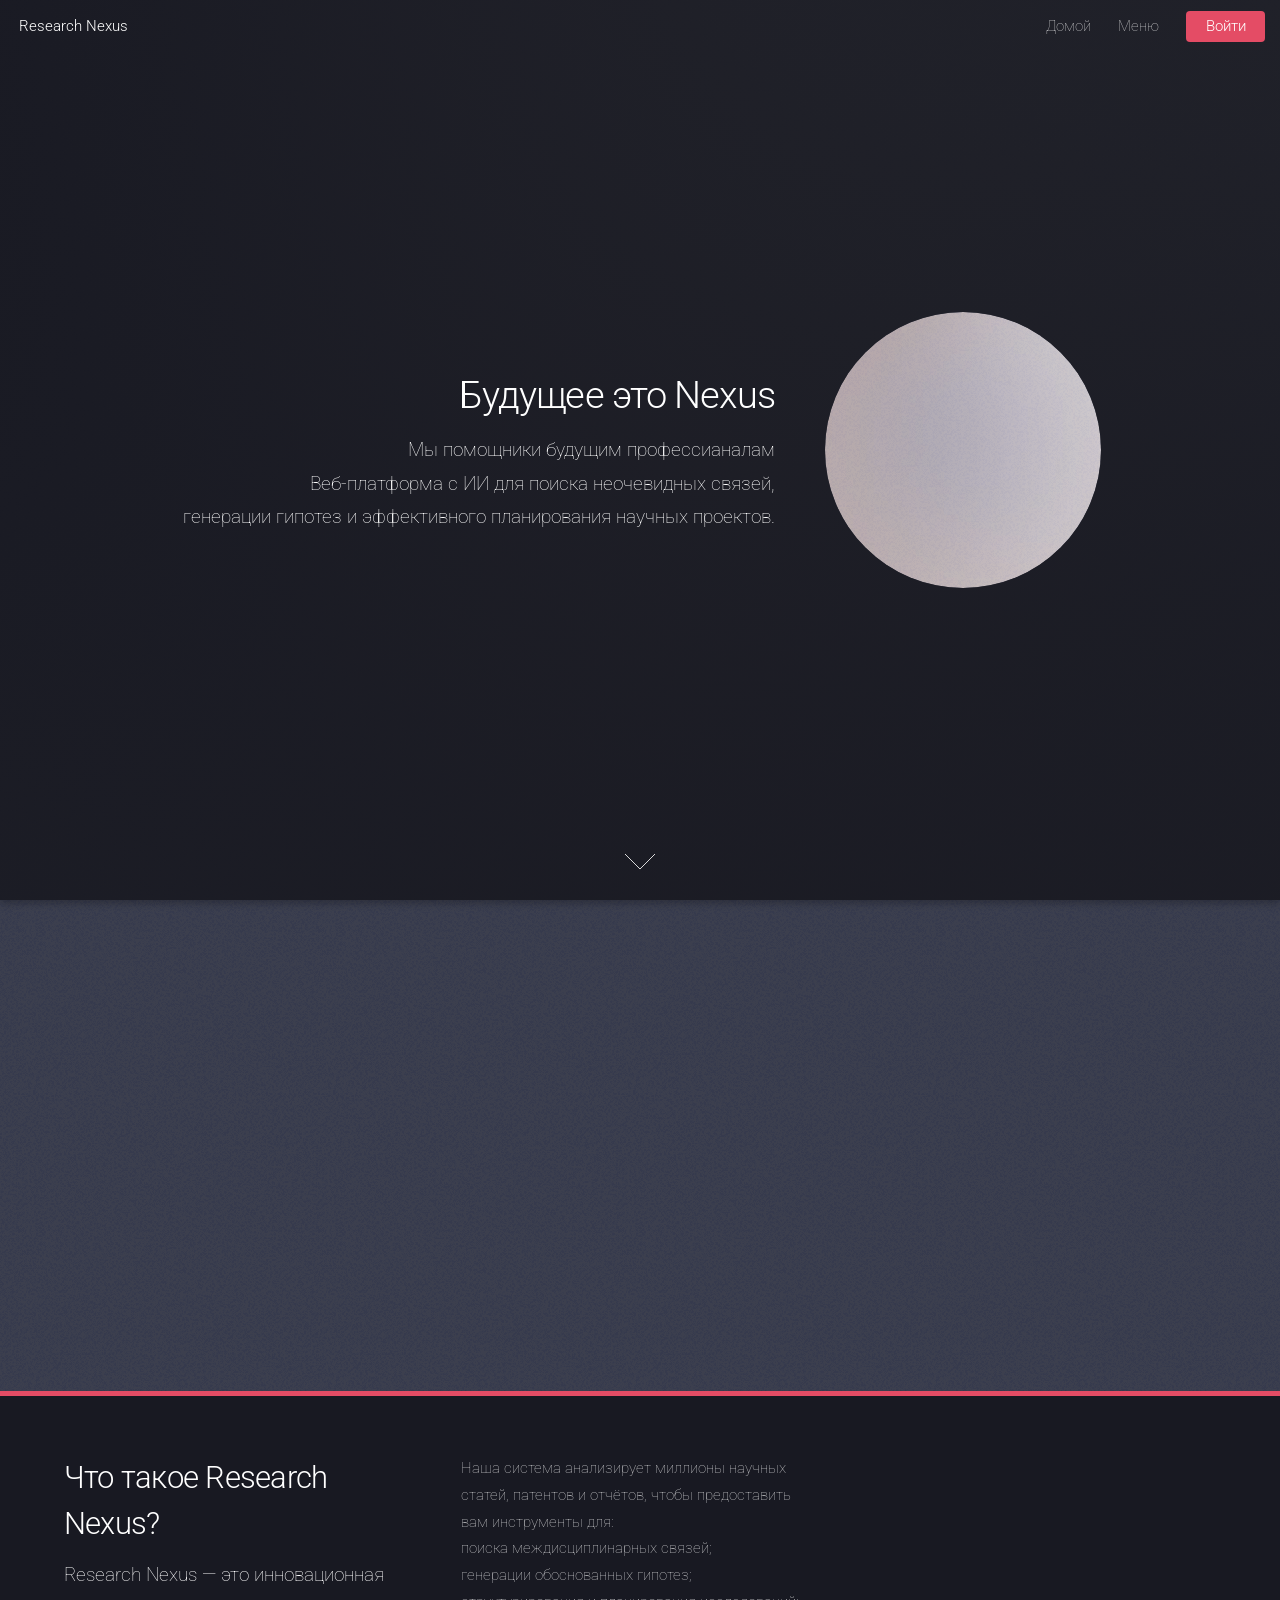
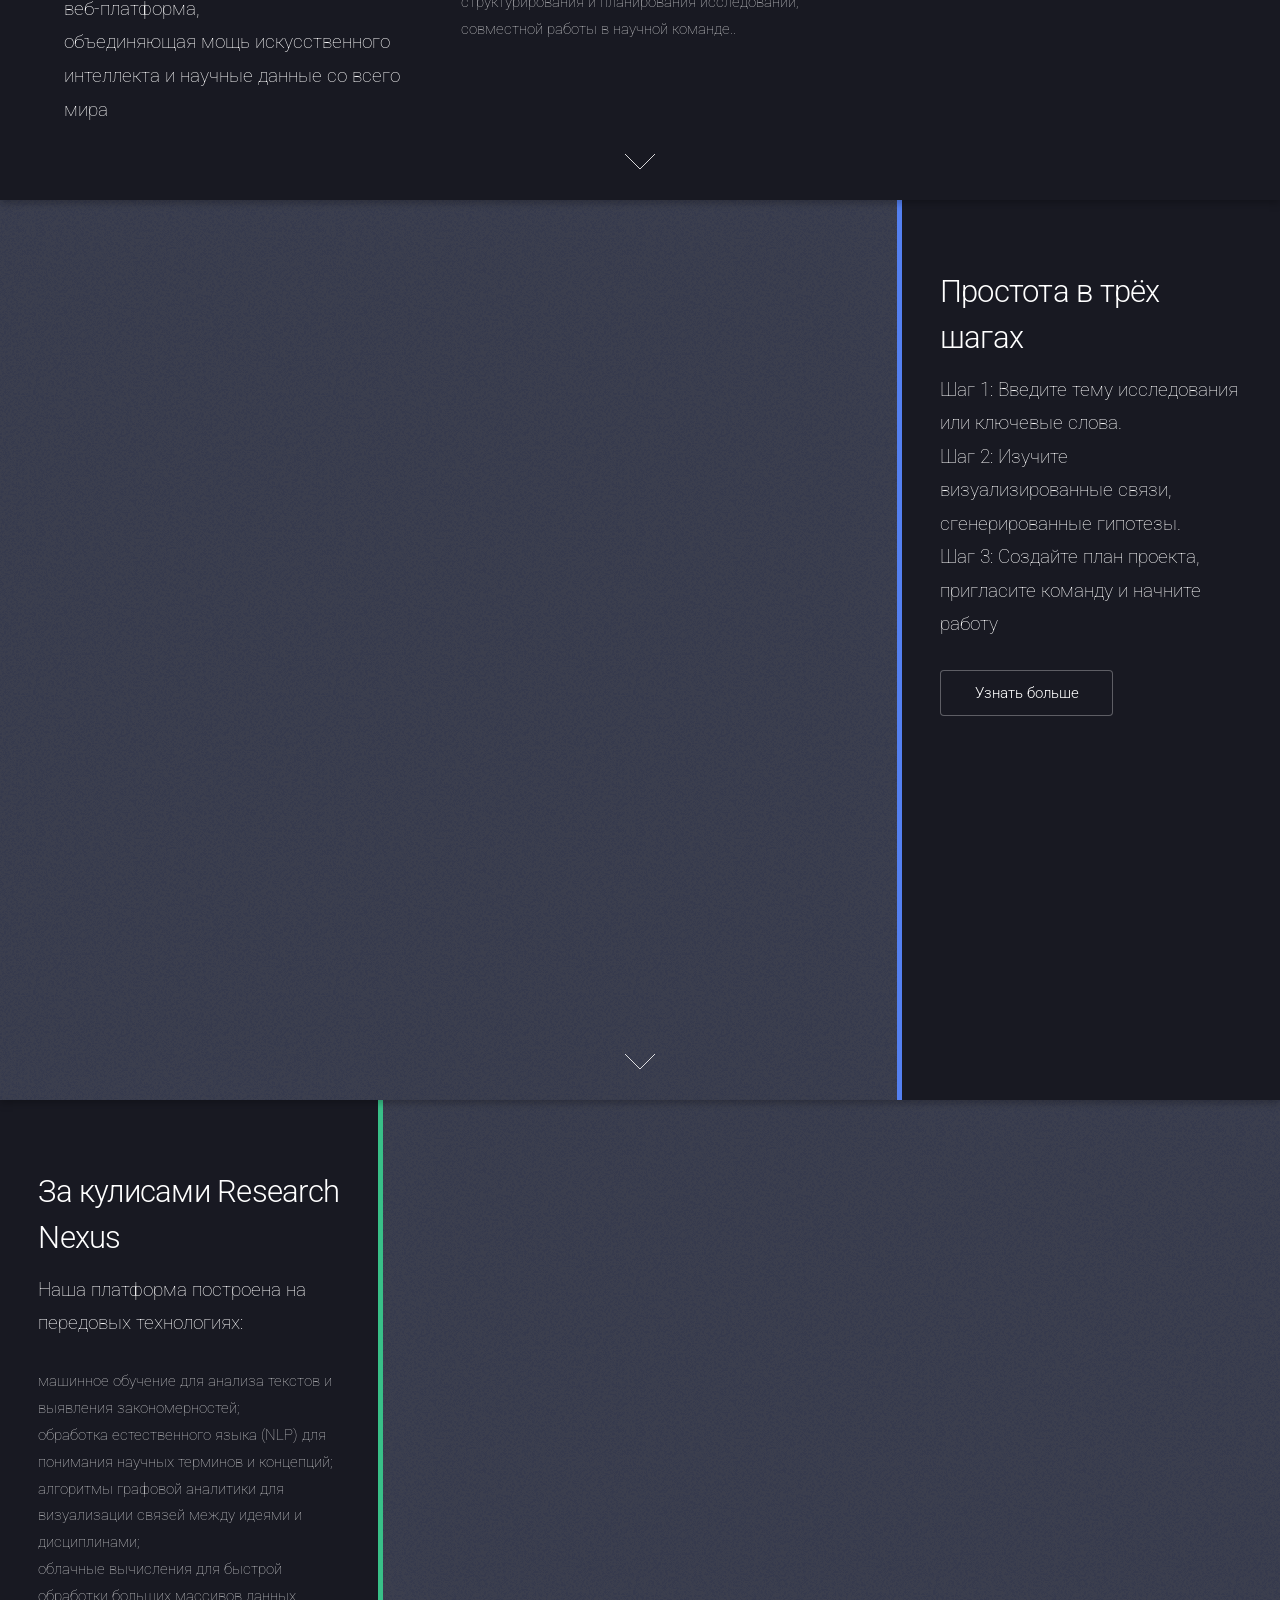
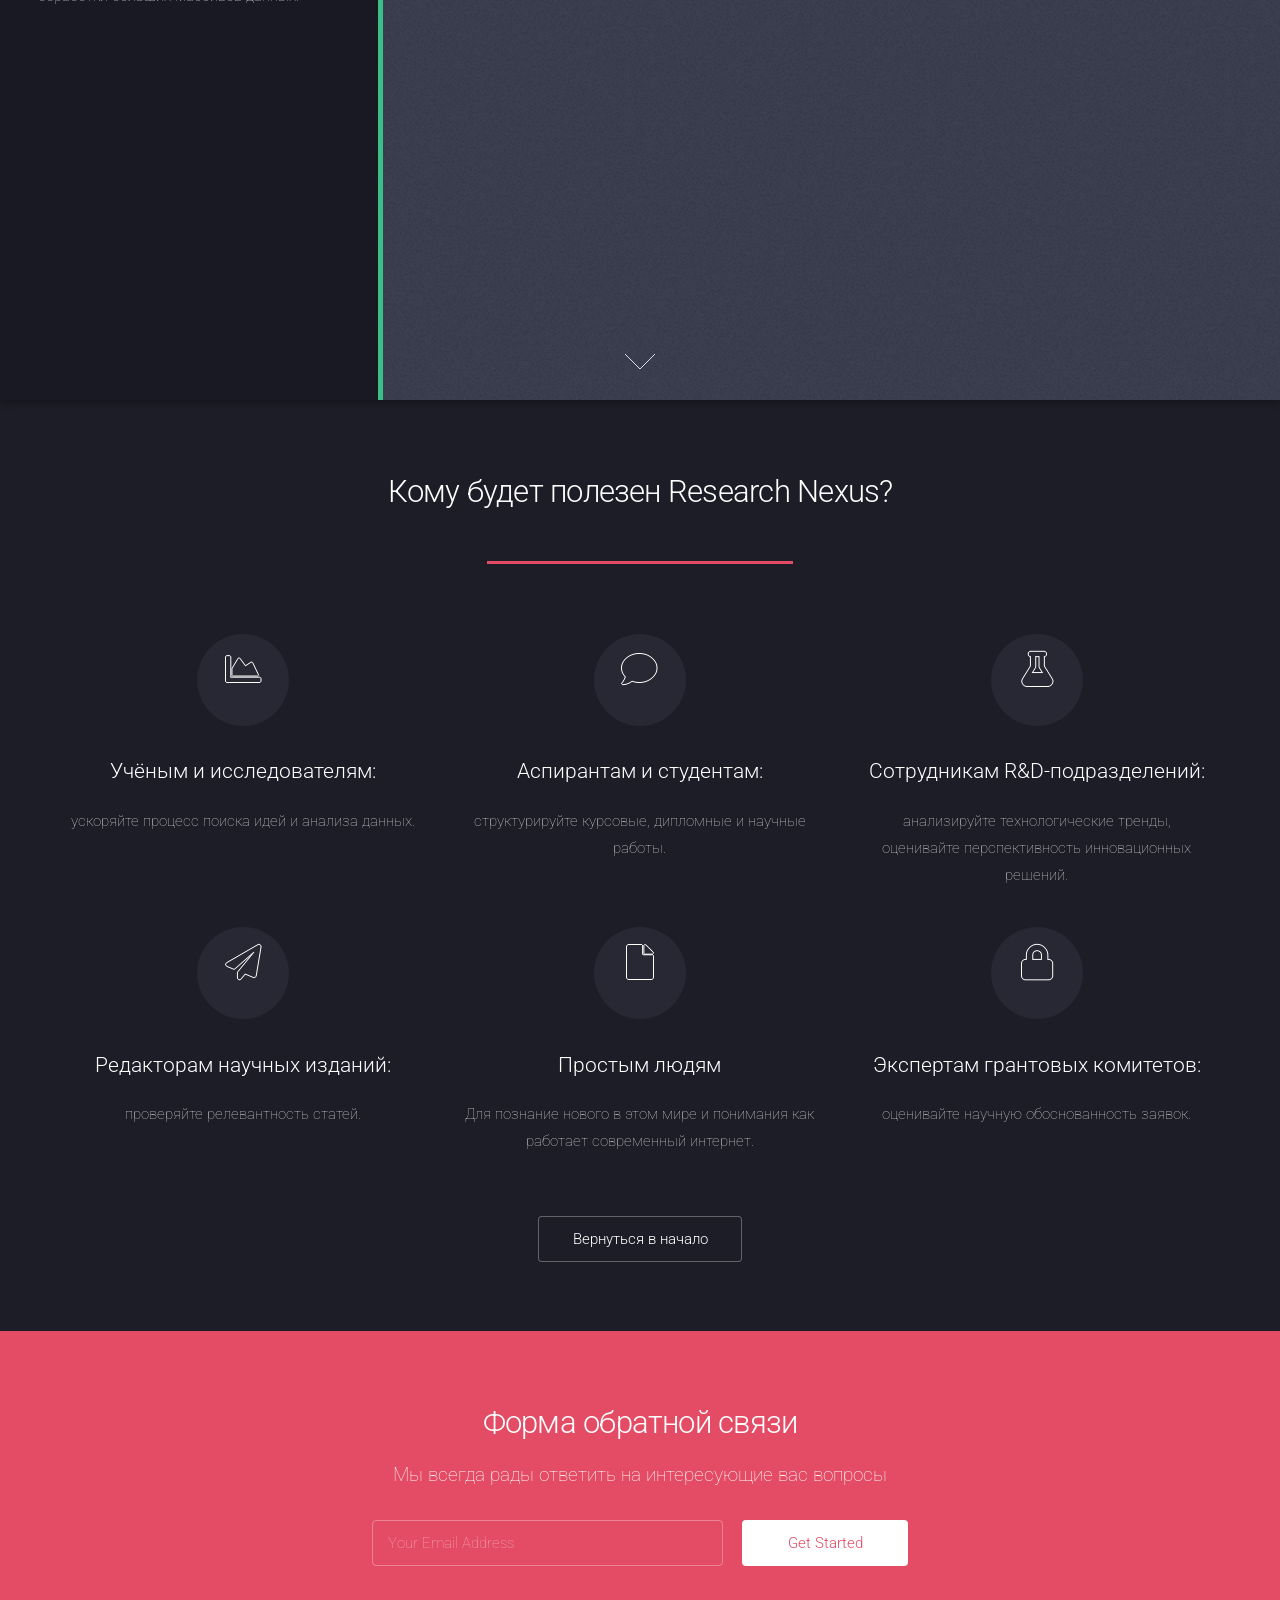
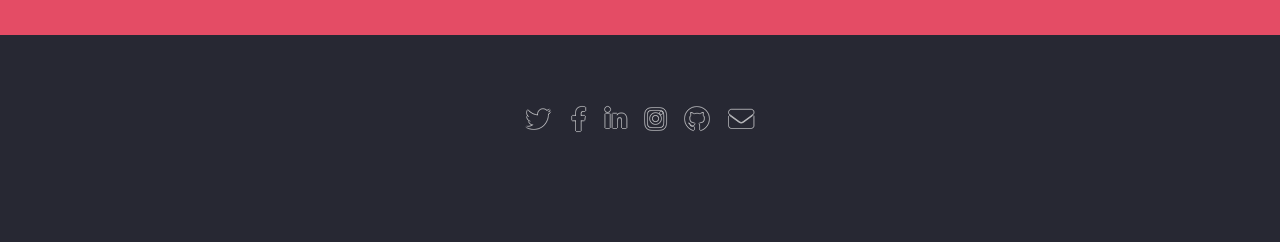
<file: index.html>
<!DOCTYPE HTML>

<html>
	<head>
		<title>КАААААа</title>
		<meta charset="utf-8" />
		<meta name="viewport" content="width=device-width, initial-scale=1, user-scalable=no" />
		<link rel="stylesheet" href="assets/css/main.css" />
		<noscript><link rel="stylesheet" href="assets/css/noscript.css" /></noscript>
	</head>
	<body class="is-preload landing">
		<div id="page-wrapper">
				<header id="header">
					<h1 id="logo"><a href="index.html">Research Nexus</a></h1>
					<nav id="nav">
						<ul>
						  <li><a href="index.html">Домой</a></li>
						  <li>
							<a href="#">Меню</a>
							<ul>
							  <li><a href="left-sidebar.html">История компании</a></li>
							  <li><a href="ii.html">Искусственный помощник</a></li>
							  <li>
								<a href="#">Действие</a>
								<ul>
								  <li>
									<a href="com.html" onclick="checkAuth('reg.html'); return false;">
									  Создание команды
									</a>
								  </li>
								  <li>
									<a href="analitic.html" onclick="checkAuth('reg.html'); return false;">
									  Аналитический поиск
									</a>
								  </li>
								  <li>
									<a href="plan.html" onclick="checkAuth('reg.html'); return false;">
									  Планировщик проектов
									</a>
								  </li>
								</ul>
							  </li>
							</ul>
						  </li>
						  <li><a href="sign.html" class="button primary">Войти</a></li>
						</ul>
					  </nav>
					  
					  
				</header>

				<section id="banner">
					<div class="content">
						<header>
							<h2>Будущее это Nexus</h2>
							<p>Мы помощники будущим профессианалам<br />
								Веб‑платформа с ИИ для поиска неочевидных связей,<br />
								 генерации гипотез и эффективного планирования научных проектов.</p>
						</header>
						<span class="image"><img src="images/pic01.jpg" alt="" /></span>
					</div>
					<a href="#one" class="goto-next scrolly">Next</a>
				</section>

			<!-- One -->
				<section id="one" class="spotlight style1 bottom">
					<span class="image fit main"><img src="images/pic02.jpg" alt="" /></span>
					<div class="content">
						<div class="container">
							<div class="row">
								<div class="col-4 col-12-medium">
									<header>
										<h2>Что такое Research Nexus?</h2>
										<p>Research Nexus — это инновационная веб‑платформа, <br/>
											 объединяющая мощь искусственного интеллекта и научные данные со всего мира</p>
									</header>
								</div>
								<div class="col-4 col-12-medium">
									<p>Наша система анализирует миллионы научных статей, патентов и отчётов, чтобы предоставить вам инструменты для: <br/>
										поиска междисциплинарных связей; <br/>
										генерации обоснованных гипотез;	 <br/>								
										структурирования и планирования исследований; <br/>			
										совместной работы в научной команде..</p>
								</div>
							</div>
						</div>
					</div>
					<a href="#two" class="goto-next scrolly">Next</a>
				</section>

			<!-- Two -->
				<section id="two" class="spotlight style2 right">
					<span class="image fit main"><img src="images/pic03.jpg" alt="" /></span>
					<div class="content">
						<header>
							<h2>Простота в трёх шагах</h2>
							<p>Шаг 1: Введите тему исследования или ключевые слова.<br/>
								Шаг 2: Изучите визуализированные связи, сгенерированные гипотезы.<br/>
								Шаг 3: Создайте план проекта, пригласите команду и начните работу </p>
						</header>
						<ul class="actions">
							<li><a href="no-sidebar.html" class="button">Узнать больше</a></li>
						</ul>
					</div>
					<a href="#three" class="goto-next scrolly">Next</a>
				</section>

			<!-- Three -->
				<section id="three" class="spotlight style3 left">
					<span class="image fit main bottom"><img src="images/pic04.jpg" alt="" /></span>
					<div class="content">
						<header>
							<h2>За кулисами Research Nexus</h2>
							<p>Наша платформа построена на передовых технологиях:</p>
						</header>
						<p>машинное обучение для анализа текстов и выявления закономерностей;<br/>
							обработка естественного языка (NLP) для понимания научных терминов и концепций;	<br/>					
							алгоритмы графовой аналитики для визуализации связей между идеями и дисциплинами;<br/>							
							облачные вычисления для быстрой обработки больших массивов данных.</p>
					</div>
					<a href="#four" class="goto-next scrolly">Next</a>
				</section>

			<!-- Four -->
				<section id="four" class="wrapper style1 special fade-up">
					<div class="container">
						<header class="major">
							<h2>Кому будет полезен Research Nexus?</h2>
						</header>
						<div class="box alt">
							<div class="row gtr-uniform">
								<section class="col-4 col-6-medium col-12-xsmall">
									<span class="icon solid alt major fa-chart-area"></span>
									<h3>Учёным и исследователям:</h3>
									<p>ускоряйте процесс поиска идей и анализа данных.</p>
								</section>
								<section class="col-4 col-6-medium col-12-xsmall">
									<span class="icon solid alt major fa-comment"></span>
									<h3>Аспирантам и студентам:</h3>
									<p>структурируйте курсовые, дипломные и научные работы.</p>
								</section>
								<section class="col-4 col-6-medium col-12-xsmall">
									<span class="icon solid alt major fa-flask"></span>
									<h3>Сотрудникам R&D‑подразделений:</h3>
									<p>анализируйте технологические тренды, <br/>	
										оценивайте перспективность инновационных решений.</p>
								</section>
								<section class="col-4 col-6-medium col-12-xsmall">
									<span class="icon solid alt major fa-paper-plane"></span>
									<h3>Редакторам научных изданий:</h3>
									<p>проверяйте релевантность статей.</p>
								</section>
								<section class="col-4 col-6-medium col-12-xsmall">
									<span class="icon solid alt major fa-file"></span>
									<h3>Простым людям</h3>
									<p>Для познание нового в этом мире и понимания как работает современный интернет.</p>
								</section>
								<section class="col-4 col-6-medium col-12-xsmall">
									<span class="icon solid alt major fa-lock"></span>
									<h3>Экспертам грантовых комитетов:</h3>
									<p> оценивайте научную обоснованность заявок.</p>
								</section>
							</div>
						</div>
						<footer class="major">
							<ul class="actions special">
								<li><a href="#" class="button">Вернуться в начало</a></li>
							</ul>
						</footer>
					</div>
				</section>

			<!-- Five -->
				<section id="five" class="wrapper style2 special fade">
					<div class="container">
						<header>
							<h2>Форма обратной связи</h2>
							<p>Мы всегда рады ответить на интересующие вас вопросы</p>
						</header>
						<form method="post" action="#" class="cta">
							<div class="row gtr-uniform gtr-50">
								<div class="col-8 col-12-xsmall"><input type="email" name="email" id="email" placeholder="Your Email Address" /></div>
								<div class="col-4 col-12-xsmall"><input type="submit" value="Get Started" class="fit primary" /></div>
							</div>
						</form>
					</div>
				</section>

			<!-- Footer -->
				<footer id="footer">
					<ul class="icons">
						<li><a href="#" class="icon brands alt fa-twitter"><span class="label">Twitter</span></a></li>
						<li><a href="#" class="icon brands alt fa-facebook-f"><span class="label">Facebook</span></a></li>
						<li><a href="#" class="icon brands alt fa-linkedin-in"><span class="label">LinkedIn</span></a></li>
						<li><a href="#" class="icon brands alt fa-instagram"><span class="label">Instagram</span></a></li>
						<li><a href="#" class="icon brands alt fa-github"><span class="label">GitHub</span></a></li>
						<li><a href="#" class="icon solid alt fa-envelope"><span class="label">Email</span></a></li>
					</ul>
				</footer>

		</div>

		<!-- Scripts -->
			<script src="assets/js/jquery.min.js"></script>
			<script src="assets/js/jquery.scrolly.min.js"></script>
			<script src="assets/js/jquery.dropotron.min.js"></script>
			<script src="assets/js/jquery.scrollex.min.js"></script>
			<script src="assets/js/browser.min.js"></script>
			<script src="assets/js/breakpoints.min.js"></script>
			<script src="assets/js/util.js"></script>
			<script src="assets/js/main.js"></script>

	</body>
</html>
</file>
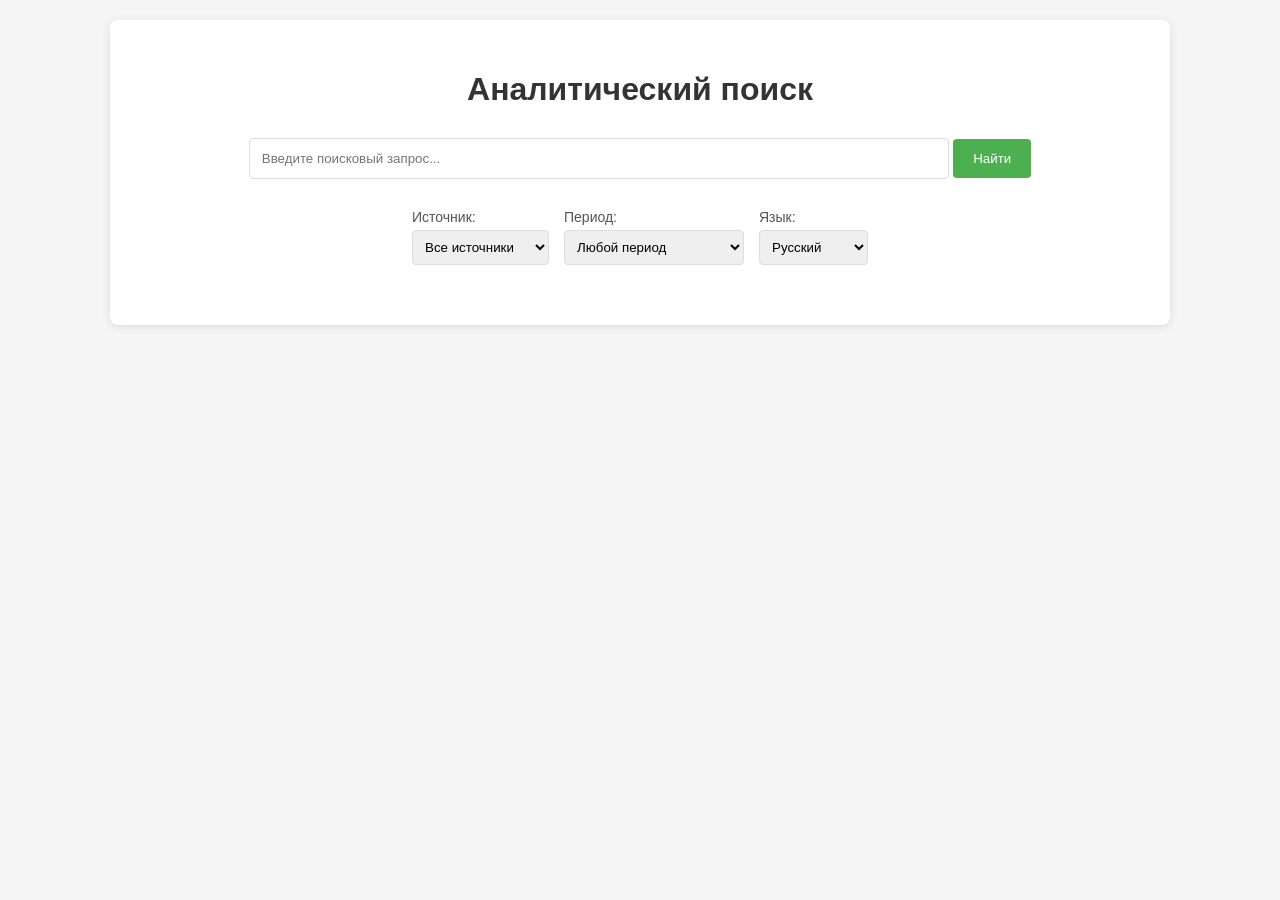
<file: analitic.html>
<!DOCTYPE HTML>
<html>
<head>
  <title>Аналитический поиск — Research Nexus</title>
  <meta charset="utf-8">
  <meta name="viewport" content="width=device-width, initial-scale=1">
  <style>
    body {
      font-family: Arial, sans-serif;
      background: #f5f5f5;
      margin: 0;
      padding: 20px;
    }
    .container {
      max-width: 1000px;
      margin: 0 auto;
      background: white;
      border-radius: 8px;
      box-shadow: 0 2px 10px rgba(0,0,0,0.1);
      padding: 30px;
    }
    h1 {
      text-align: center;
      color: #333;
      margin-bottom: 30px;
    }
    .search-section {
      margin-bottom: 30px;
      text-align: center;
    }
    .search-input {
      width: 70%;
      padding: 12px;
      border: 1px solid #ddd;
      border-radius: 4px;
      box-sizing: border-box;
    }
    .search-button {
      padding: 12px 20px;
      background: #4CAF50;
      color: white;
      border: none;
      border-radius: 4px;
      cursor: pointer;
    }
    .filters {
      display: flex;
      gap: 15px;
      justify-content: center;
      margin: 20px 0;
      flex-wrap: wrap;
    }
    .filter-group {
      display: flex;
      flex-direction: column;
    }
    label {
      font-size: 14px;
      margin-bottom: 5px;
      color: #555;
    }
    select, input[type="date"] {
      padding: 8px;
      border: 1px solid #ddd;
      border-radius: 4px;
    }
    #results {
      margin-top: 30px;
    }
    .result-item {
      border: 1px solid #eee;
      border-radius: 6px;
      padding: 15px;
      margin-bottom: 15px;
      transition: box-shadow 0.2s;
    }
    .result-item:hover {
      box-shadow: 0 4px 8px rgba(0,0,0,0.1);
    }
    .result-title {
      font-size: 18px;
      font-weight: bold;
      color: #4CAF50;
      margin-bottom: 8px;
    }
    .result-url {
      color: #888;
      font-size: 14px;
      margin-bottom: 8px;
    }
    .result-snippet {
      color: #666;
      line-height: 1.4;
    }
    .loading {
      text-align: center;
      padding: 20px;
      color: #666;
    }
    .error {
      color: red;
      text-align: center;
      padding: 20px;
    }
    .message {
      text-align: center;
      padding: 20px;
      color: #666;
    }
  </style>
</head>
<body>
  <div class="container">
    <h1>Аналитический поиск</h1>

    <div class="search-section">
      <input type="text" class="search-input" id="searchQuery" placeholder="Введите поисковый запрос...">
      <button class="search-button" id="searchButton">Найти</button>

    </div>

    <div class="filters">
      <div class="filter-group">
        <label for="sourceFilter">Источник:</label>
        <select id="sourceFilter">
          <option value="all">Все источники</option>
          <option value="scholar">Научные статьи</option>
          <option value="news">Новости</option>
          <option value="patents">Патенты</option>
        </select>
      </div>
      <div class="filter-group">
        <label for="dateFilter">Период:</label>
        <select id="dateFilter">
          <option value="any">Любой период</option>
          <option value="year">За последний год</option>
          <option value="month">За последний месяц</option>
          <option value="week">За последнюю неделю</option>
        </select>
      </div>
      <div class="filter-group">
        <label for="languageFilter">Язык:</label>
        <select id="languageFilter">
          <option value="ru">Русский</option>
          <option value="en">Английский</option>
          <option value="all">Любой</option>
        </select>
      </div>
    </div>

    <div id="results">
      <!-- Результаты поиска будут загружаться здесь -->
    </div>
  </div>

  <script>
    // Проверка авторизации
    const currentUser = JSON.parse(localStorage.getItem('currentUser'));
    if (!currentUser) {
      window.location.href = 'sign.html';
      exit;
    }

    // Функция выполнения поиска
    function performSearch() {
      const query = document.getElementById('searchQuery').value.trim();
      if (!query) {
        alert('Пожалуйста, введите поисковый запрос');
        return;
      }

      // Показываем индикатор загрузки
      document.getElementById('results').innerHTML = '<div class="loading">Выполняется поиск...</div>';

      // Получаем параметры фильтров
      const source = document.getElementById('sourceFilter').value;
      const dateRange = document.getElementById('dateFilter').value;
      const language = document.getElementById('languageFilter').value;

      console.log('Параметры поиска:', { query, source, dateRange, language });

      // В реальном приложении здесь был бы запрос к API
      // Для демонстрации используем имитацию данных
      setTimeout(() => {
        try {
          const mockResults = generateMockResults(query, 10);
          displayResults(mockResults);
        } catch (error) {
          console.error('Ошибка при генерации результатов:', error);
          document.getElementById('results').innerHTML =
            '<div class="error">Произошла ошибка при выполнении поиска. Попробуйте ещё раз.</div>';
        }
      }, 1500);
    }

    // Генерация тестовых результатов (заглушка для реального API)
    function generateMockResults(query, count) {
      const sources = ['scholar', 'news', 'patents', 'web'];
      const languages = ['ru', 'en'];

      const results = [];
      for (let i = 0; i < count; i++) {
        const source = sources[Math.floor(Math.random() * sources.length)];
        const language = languages[Math.floor(Math.random() * languages.length)];

        results.push({
          title: `Результат ${i + 1}: ${query} — исследование и анализ`,
          url: `https://example.com/article-${i + 1}`,
          snippet: `Краткое описание результата поиска по запросу "${query}". Содержит аналитические данные, статистику и выводы по теме. Актуально на текущий момент.`,
          source: source,
          language: language,
          date: new Date(Date.now() - Math.random() * 365 * 24 * 60 * 60 * 1000).toISOString().split('T')[0]
        });
      }
      return results;
    }

    // Отображение результатов поиска
    function displayResults(results) {
      const resultsContainer = document.getElementById('results');

      if (results.length === 0) {
        resultsContainer.innerHTML = '<div class="message">По вашему запросу ничего не найдено</div>';
        return;
      }

      let html = '';
      results.forEach(result => {
        html += 
          <div class="result-item">
            <div class="result-title">
              <a href="${result.url}" target="_blank">${result.title}
            </a>
        </div>
            <div class="result-url">${result.url}</div>
            <div class="result-snippet">${result.snippet}</div>
            <div style="margin-top: 10px; font-size: 12px; color: #888;">
              Источник: ${result.source} | Язык: ${result.language} | Дата: ${result.date}
            </div>
          </div>
        ;
      });

      resultsContainer.innerHTML = html;
      document.addEventListener('DOMContentLoaded', function() {
  document.getElementById('searchButton').addEventListener('click', performSearch);
});

    }
    
  </script>
</body>
</html>
</file>
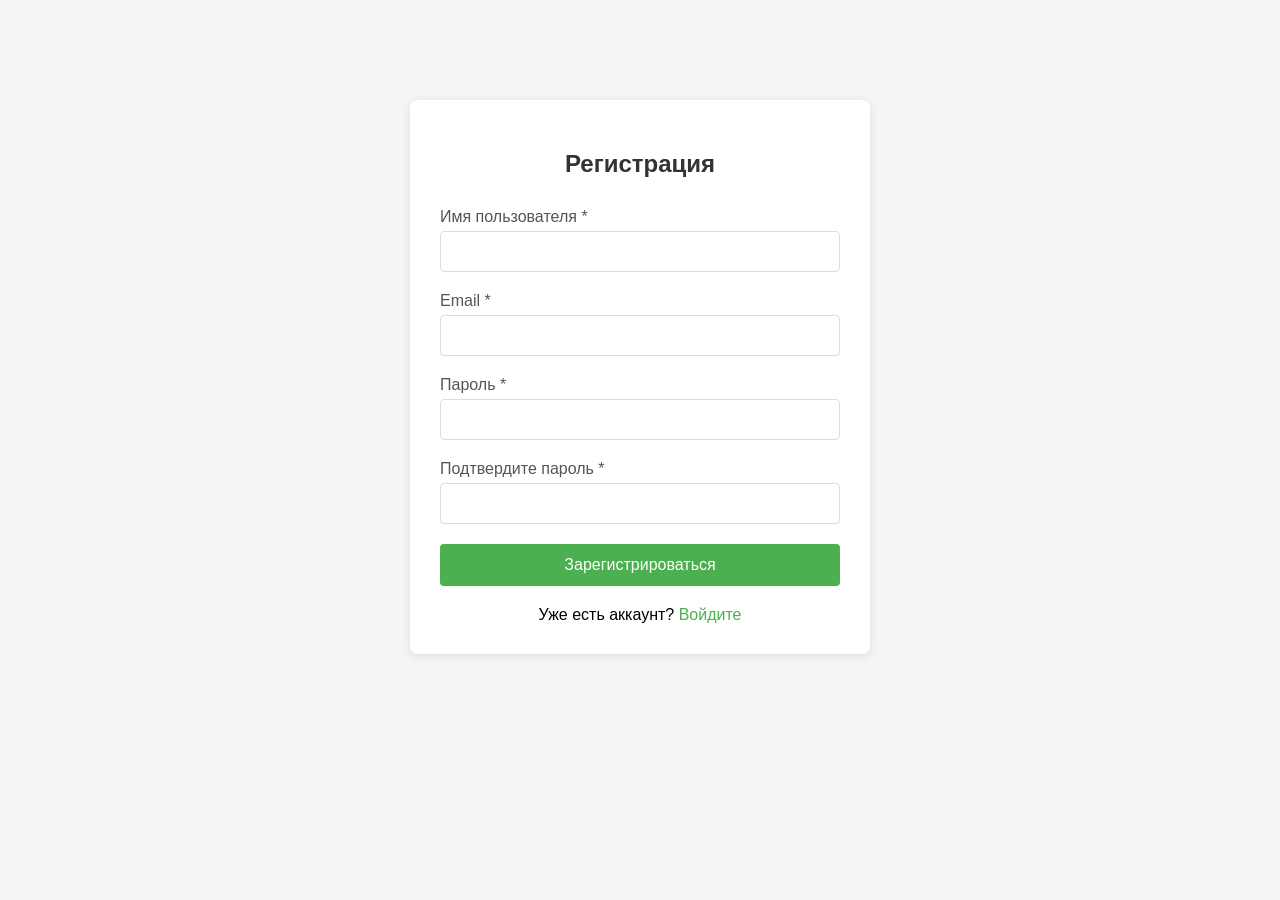
<file: com.html>
<!DOCTYPE HTML>
<html>
<head>
  <title>Поиск друзей — Research Nexus</title>
  <meta charset="utf-8">
  <meta name="viewport" content="width=device-width, initial-scale=1">
  <style>
    body {
      font-family: Arial, sans-serif;
      background: #f5f5f5;
      margin: 0;
      padding: 20px;
    }
    .container {
      max-width: 800px;
      margin: 0 auto;
      background: white;
      border-radius: 8px;
      box-shadow: 0 2px 10px rgba(0,0,0,0.1);
      padding: 30px;
    }
    h1 {
      text-align: center;
      color: #333;
      margin-bottom: 30px;
    }
    .search-section {
      margin-bottom: 30px;
    }
    .search-input {
      width: 70%;
      padding: 12px;
      border: 1px solid #ddd;
      border-radius: 4px;
      box-sizing: border-box;
    }
    .search-button {
      padding: 12px 20px;
      background: #4CAF50;
      color: white;
      border: none;
      border-radius: 4px;
      cursor: pointer;
    }
    .users-list {
      display: grid;
      grid-template-columns: repeat(auto-fill, minmax(250px, 1fr));
      gap: 20px;
    }
    .user-card {
      border: 1px solid #eee;
      border-radius: 8px;
      padding: 20px;
      text-align: center;
      transition: transform 0.2s;
    }
    .user-card:hover {
      transform: translateY(-5px);
      box-shadow: 0 4px 8px rgba(0,0,0,0.1);
    }
    .user-avatar {
      width: 80px;
      height: 80px;
      border-radius: 50%;
      background: #ddd;
      margin: 0 auto 15px;
      display: flex;
      align-items: center;
      justify-content: center;
      font-size: 24px;
      color: #666;
    }
    .add-friend-btn {
      background: #4CAF50;
      color: white;
      border: none;
      padding: 8px 15px;
      border-radius: 4px;
      cursor: pointer;
      width: 100%;
    }
    .add-friend-btn:hover {
      background: #45a049;
    }
    .add-friend-btn.added {
      background: #888;
      cursor: default;
    }
    .friends-count {
      color: #666;
      font-size: 14px;
      margin-top: 5px;
    }
    .message {
      text-align: center;
      padding: 20px;
      color: #666;
    }
  </style>
</head>
<body>
  <div class="container">
    <h1>Поиск друзей</h1>

    <div class="search-section">
      <input type="text" class="search-input" id="searchInput" placeholder="Введите имя или email пользователя...">
      <button class="search-button" onclick="searchUsers()">Найти</button>
    </div>

    <div id="usersList" class="users-list">
      <!-- Список пользователей будет загружаться здесь -->
    </div>

    <div id="noResults" class="message" style="display: none;">
      Пользователи не найдены
    </div>
  </div>

  <script>
    // Текущий авторизованный пользователь
    const currentUser = JSON.parse(localStorage.getItem('currentUser'));

    // Если пользователь не авторизован, перенаправляем на страницу входа
    if (!currentUser) {
      window.location.href = 'sign.html';
      exit;
    }

    // Список друзей текущего пользователя (из localStorage)
    let friends = JSON.parse(localStorage.getItem(`friends_${currentUser.email}`)) || [];

    // Загружаем список всех пользователей (кроме текущего)
    function loadAllUsers() {
      const allUsers = JSON.parse(localStorage.getItem('users') || '[]');
      const filteredUsers = allUsers.filter(user => user.email !== currentUser.email);
      displayUsers(filteredUsers);
    }

    // Поиск пользователей по имени или email
    function searchUsers() {
      const searchTerm = document.getElementById('searchInput').value.toLowerCase();
      const allUsers = JSON.parse(localStorage.getItem('users') || '[]');

      const filteredUsers = allUsers.filter(user =>
        user.email.toLowerCase().includes(searchTerm) ||
        user.username.toLowerCase().includes(searchTerm)
      ).filter(user => user.email !== currentUser.email); // Исключаем текущего пользователя

      if (filteredUsers.length > 0) {
        document.getElementById('noResults').style.display = 'none';
        displayUsers(filteredUsers);
      } else {
        document.getElementById('usersList').innerHTML = '';
        document.getElementById('noResults').style.display = 'block';
      }
    }

    // Отображение списка пользователей
    function displayUsers(users) {
      const usersList = document.getElementById('usersList');
      usersList.innerHTML = '';

      users.forEach(user => {
        const isFriend = friends.includes(user.email);
        const friendButtonText = isFriend ? 'В друзьях' : 'Добавить в друзья';
        const buttonClass = isFriend ? 'add-friend-btn added' : 'add-friend-btn';

        const userCard = document.createElement('div');
        userCard.className = 'user-card';
        userCard.innerHTML = `
          <div class="user-avatar">${user.username.charAt(0).toUpperCase()}</div>
          <h3>${user.username}</h3>
          <p>${user.email}</p>
          <div class="friends-count">Друзей: ${getFriendCount(user.email)}</div>
          <button class="${buttonClass}" onclick="addFriend('${user.email}', this)">${friendButtonText}</button>
        `;
        usersList.appendChild(userCard);
      });
    }

    // Получение количества друзей у пользователя
    function getFriendCount(userEmail) {
      const userFriends = JSON.parse(localStorage.getItem(`friends_${userEmail}`)) || [];
      return userFriends.length;
    }

    // Добавление в друзья
    function addFriend(friendEmail, button) {
      if (!friends.includes(friendEmail)) {
        friends.push(friendEmail);
        localStorage.setItem(`friends_${currentUser.email}`, JSON.stringify(friends));

        // Обновляем кнопку
        button.textContent = 'В друзьях';
        button.className = 'add-friend-btn added';

        alert('Пользователь добавлен в друзья!');
      } else {
        alert('Этот пользователь уже в ваших друзьях!');
      }
    }

    // Инициализация при загрузке страницы
    document.addEventListener('DOMContentLoaded', function() {
      loadAllUsers();
    });
  </script>
</body>
</html>
</file>
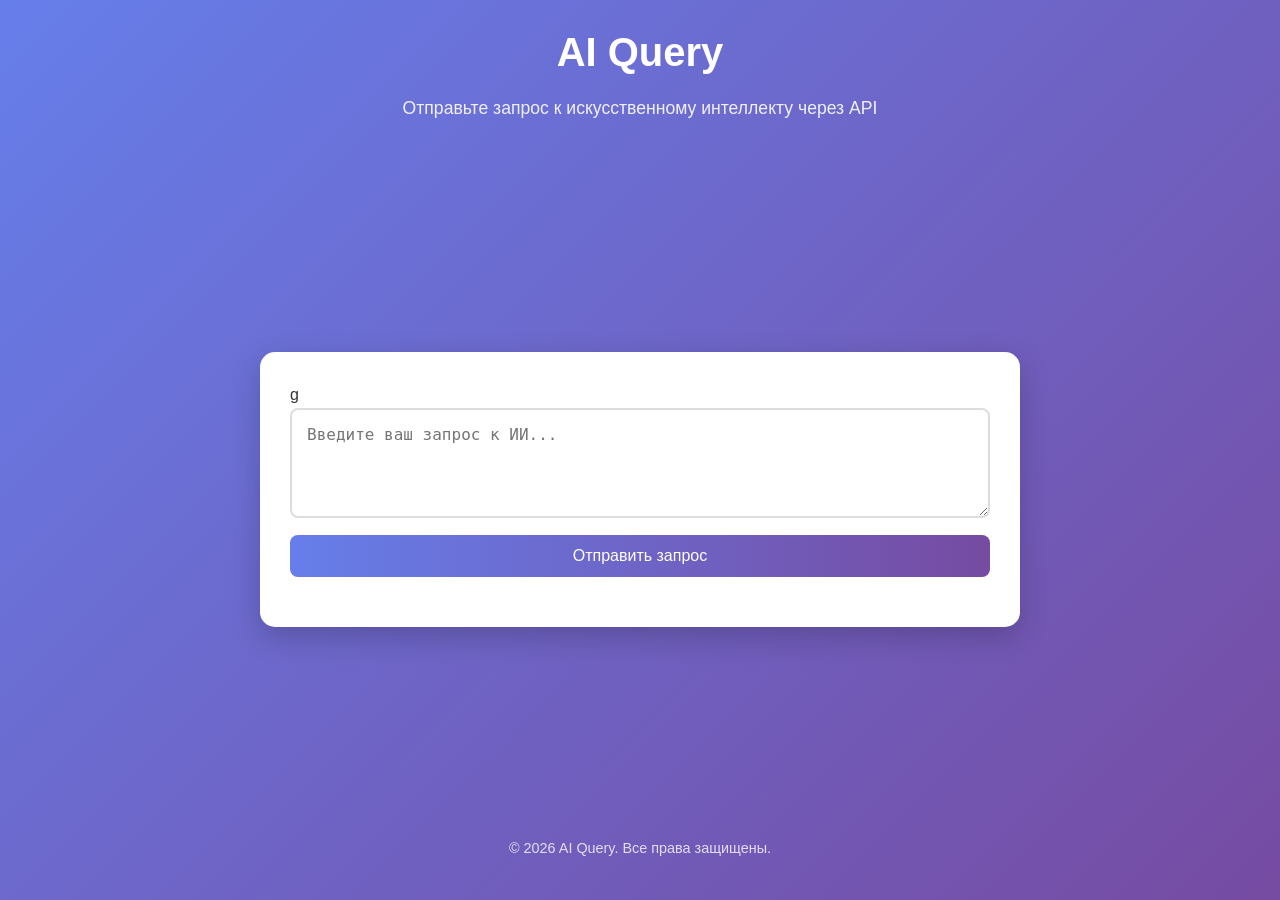
<file: ii.html>
<!DOCTYPE html>
<html lang="ru">
<head>
    <meta charset="UTF-8">
    <meta name="viewport" content="width=device-width, initial-scale=1.0">
    <title>AI Query — Отправка запросов к ИИ</title>
    <link rel="stylesheet" href="style.css">
</head>
<body>
    <div class="container">
        <header>
            <h1>AI Query</h1>
            <p>Отправьте запрос к искусственному интеллекту через API</p>
        </header>

        <main>
            <div class="query-section">g
                <textarea
                    id="user-query"
                    placeholder="Введите ваш запрос к ИИ..."
                    rows="4"
                ></textarea>
                <button id="send-btn">Отправить запрос</button>
            </div>

            <div id="loading" class="hidden">
                <div class="spinner"></div>
                <p>Ожидание ответа от ИИ...</p>
            </div>

            <div id="response-section" class="hidden">
                <h2>Ответ от ИИ:</h2>
                <pre id="ai-response"></pre>
                <button id="copy-btn">Копировать ответ</button>
            </div>
        </main>

        <footer>
            <p>&copy; 2026 AI Query. Все права защищены.</p>
        </footer>
    </div>

    <script src="script.js"></script>
</body>
</html>
</file>
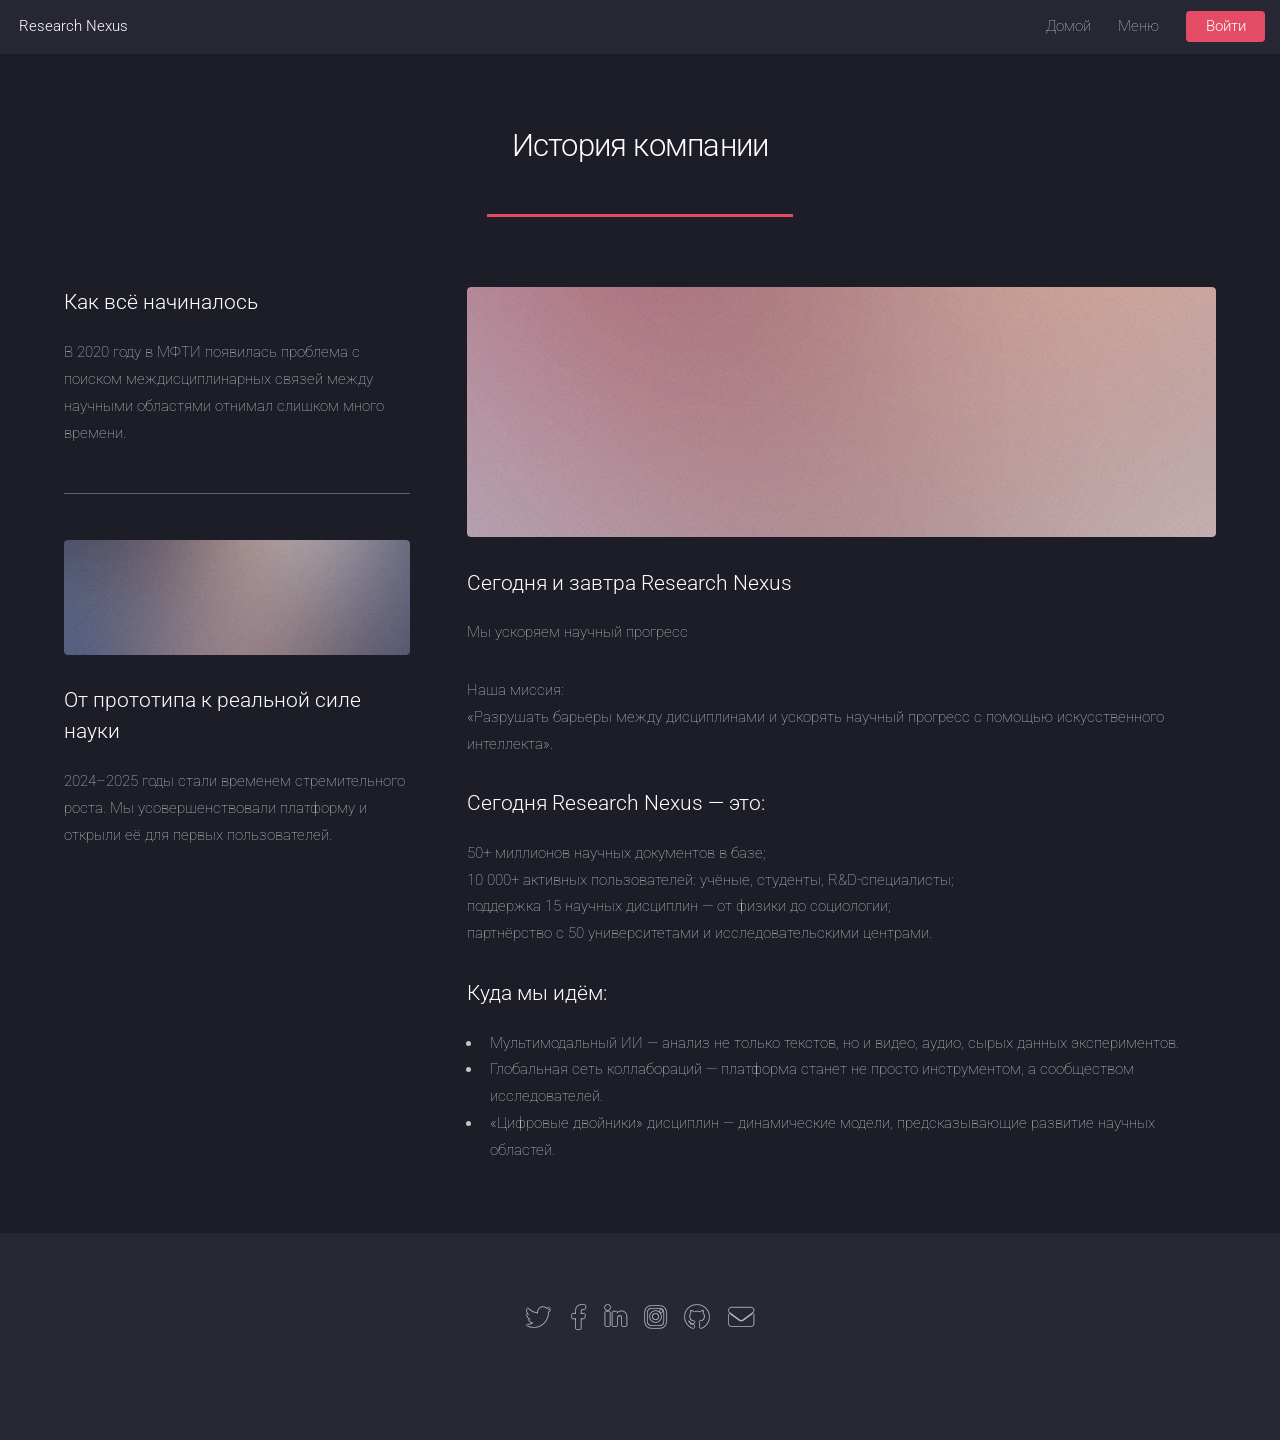
<file: left-sidebar.html>
<!DOCTYPE HTML>
<html>
	<head>
		<title>Left Sidebar - Landed by HTML5 UP</title>
		<meta charset="utf-8" />
		<meta name="viewport" content="width=device-width, initial-scale=1, user-scalable=no" />
		<link rel="stylesheet" href="assets/css/main.css" />
		<noscript><link rel="stylesheet" href="assets/css/noscript.css" /></noscript>
	</head>
	<body class="is-preload">
		<div id="page-wrapper">

			<!-- Header -->
			<header id="header">
				<h1 id="logo"><a href="index.html">Research Nexus</a></h1>
				<nav id="nav">
					<ul>
						<li><a href="index.html">Домой</a></li>
						<li>
							<a href="#">Меню</a>
							<ul>
								<li><a href="left-sidebar.html">История компании</a></li>
								<li><a href="right-sidebar.html">Искусственный помощник</a></li>
								<li>
									<a href="#">Действие</a>
									<ul>
										<li><a href="com.html">Создание команды</a></li>
										<li><a href="analitic.html">Аналитический поиск</a></li>
										<li><a href="plan.html">Планировщик проектов</a></li>
									</ul>
								</li>
							</ul>
						</li>
						<li><a href="sign.html" class="button primary">Войти</a></li>
					</ul>
				</nav>
			</header>


			<!-- Main -->
				<div id="main" class="wrapper style1">
					<div class="container">
						<header class="major">
							<h2>История компании</h2>
						</header>
						<div class="row gtr-150">
							<div class="col-4 col-12-medium">

								<!-- Sidebar -->
									<section id="sidebar">
										<section>
											<h3>Как всё начиналось</h3>
											<p>В 2020 году в МФТИ появилась проблема с поиском междисциплинарных связей между научными областями отнимал слишком много времени.</p>
											<footer>
											</footer>
										</section>
										<hr />
										<section>
											<a href="#" class="image fit"><img src="images/pic06.jpg" alt="" /></a>
											<h3>От прототипа к реальной силе науки</h3>
											<p>2024–2025 годы стали временем стремительного роста. Мы усовершенствовали платформу и открыли её для первых пользователей.</p>
											<footer>
											</footer>
										</section>
									</section>

							</div>
							<div class="col-8 col-12-medium imp-medium">

								<!-- Content -->
									<section id="content">
										<a href="#" class="image fit"><img src="images/pic05.jpg" alt="" /></a>
										<h3>Сегодня и завтра Research Nexus</h3>
										<p>Мы ускоряем научный прогресс</p>
										<p>Наша миссия:<br/>								
											«Разрушать барьеры между дисциплинами и ускорять научный прогресс с помощью искусственного интеллекта».</p>
										<h3>Сегодня Research Nexus — это:</h3>
										<p>50+ миллионов научных документов в базе; <br/>
											10 000+ активных пользователей: учёные, студенты, R&D‑специалисты;<br/>								
											поддержка 15 научных дисциплин — от физики до социологии;<br/>									
											партнёрство с 50 университетами и исследовательскими центрами.</p>
											<h3>Куда мы идём:</h3>
										<ul>
											<li>Мультимодальный ИИ — анализ не только текстов, но и видео, аудио, сырых данных экспериментов.</li>
											<li>Глобальная сеть коллабораций — платформа станет не просто инструментом, а сообществом исследователей.</li>
											<li>«Цифровые двойники» дисциплин — динамические модели, предсказывающие развитие научных областей.</li>
										</ul>
									</section>

							</div>
						</div>
					</div>
				</div>

			<!-- Footer -->
				<footer id="footer">
					<ul class="icons">
						<li><a href="#" class="icon brands alt fa-twitter"><span class="label">Twitter</span></a></li>
						<li><a href="#" class="icon brands alt fa-facebook-f"><span class="label">Facebook</span></a></li>
						<li><a href="#" class="icon brands alt fa-linkedin-in"><span class="label">LinkedIn</span></a></li>
						<li><a href="#" class="icon brands alt fa-instagram"><span class="label">Instagram</span></a></li>
						<li><a href="#" class="icon brands alt fa-github"><span class="label">GitHub</span></a></li>
						<li><a href="#" class="icon solid alt fa-envelope"><span class="label">Email</span></a></li>
					</ul>
				</footer>

		</div>

		<!-- Scripts -->
			<script src="assets/js/jquery.min.js"></script>
			<script src="assets/js/jquery.scrolly.min.js"></script>
			<script src="assets/js/jquery.dropotron.min.js"></script>
			<script src="assets/js/jquery.scrollex.min.js"></script>
			<script src="assets/js/browser.min.js"></script>
			<script src="assets/js/breakpoints.min.js"></script>
			<script src="assets/js/util.js"></script>
			<script src="assets/js/main.js"></script>

	</body>
</html>
</file>
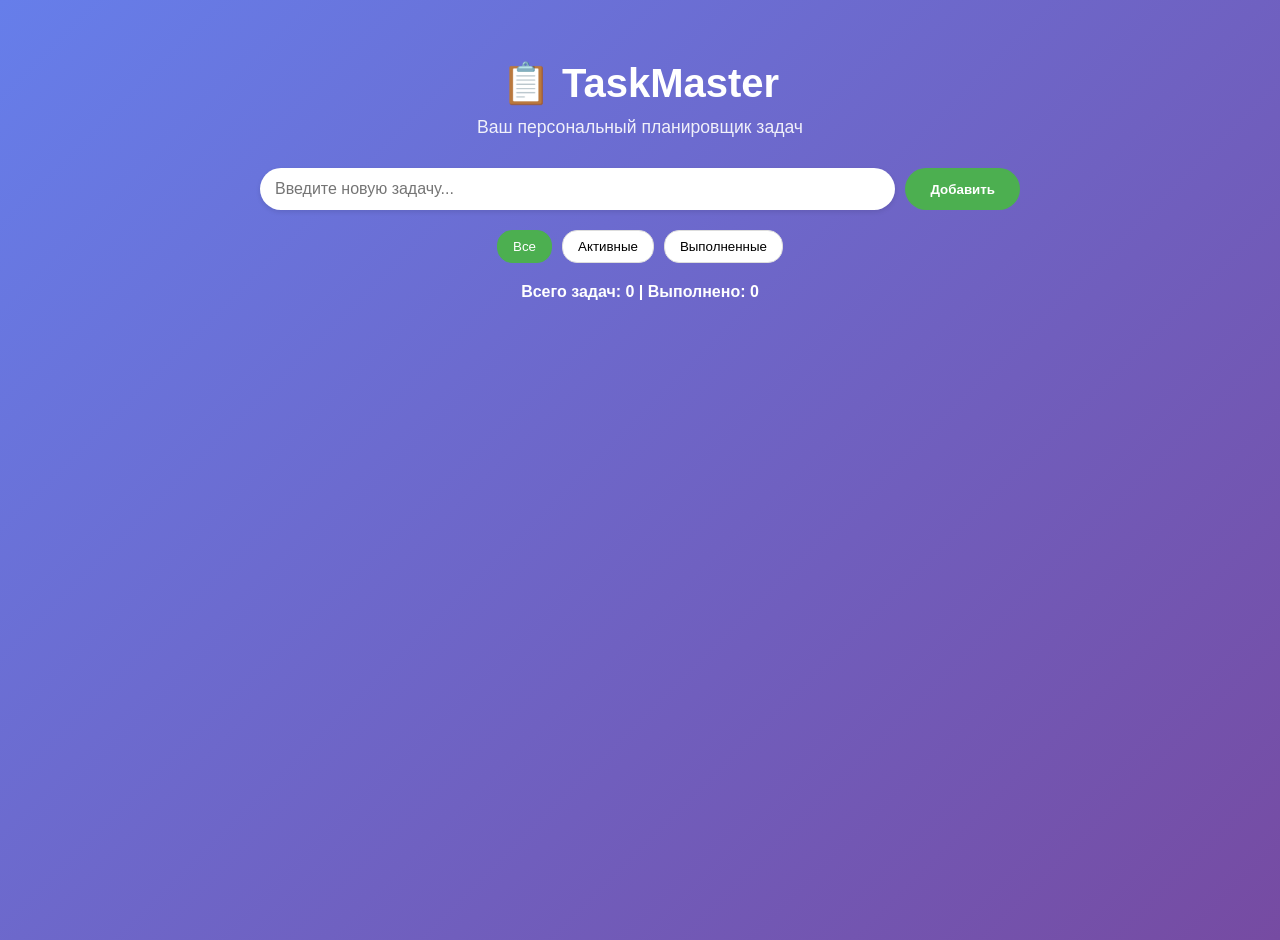
<file: plan.html>
<!DOCTYPE HTML>
<html>
<head>
  <title>Планировщик задач — TaskMaster</title>
  <meta charset="utf-8">
  <meta name="viewport" content="width=device-width, initial-scale=1">
  <style>
    * {
      margin: 0;
      padding: 0;
      box-sizing: border-box;
    }
    body {
      font-family: 'Segoe UI', Arial, sans-serif;
      background: linear-gradient(135deg, #667eea 0%, #764ba2 100%);
      min-height: 100vh;
      color: #333;
    }
    .container {
      max-width: 800px;
      margin: 40px auto;
      padding: 20px;
    }
    header {
      text-align: center;
      margin-bottom: 30px;
      color: white;
    }
    h1 {
      font-size: 2.5em;
      margin-bottom: 10px;
    }
    .subtitle {
      font-size: 1.1em;
      opacity: 0.9;
    }
    .task-input-section {
      display: flex;
      gap: 10px;
      margin-bottom: 20px;
    }
    #taskInput {
      flex: 1;
      padding: 12px 15px;
      border: none;
      border-radius: 25px;
      font-size: 16px;
      box-shadow: 0 2px 5px rgba(0,0,0,0.1);
    }
    #addTaskBtn {
      padding: 12px 25px;
      background: #4CAF50;
      color: white;
      border: none;
      border-radius: 25px;
      cursor: pointer;
      font-weight: bold;
      transition: background 0.3s;
    }
    #addTaskBtn:hover {
      background: #45a049;
    }
    .filters {
      display: flex;
      justify-content: center;
      gap: 10px;
      margin-bottom: 20px;
    }
    .filter-btn {
      padding: 8px 15px;
      border: 1px solid #ddd;
      background: white;
      border-radius: 15px;
      cursor: pointer;
      transition: all 0.3s;
    }
    .filter-btn.active {
      background: #4CAF50;
      color: white;
      border-color: #4CAF50;
    }
    .tasks-list {
      list-style: none;
    }
    .task-item {
      display: flex;
      align-items: center;
      background: white;
      padding: 15px;
      margin-bottom: 10px;
      border-radius: 8px;
      box-shadow: 0 2px 5px rgba(0,0,0,0.1);
      transition: transform 0.2s;
    }
    .task-item:hover {
      transform: translateY(-2px);
    }
    .task-checkbox {
      margin-right: 15px;
      transform: scale(1.2);
    }
    .task-text {
      flex: 1;
      font-size: 16px;
    }
    .completed .task-text {
      text-decoration: line-through;
      color: #888;
    }
    .delete-btn {
      background: #ff4444;
      color: white;
      border: none;
      padding: 5px 10px;
      border-radius: 4px;
      cursor: pointer;
    }
    .stats {
      text-align: center;
      margin-top: 20px;
      color: white;
      font-weight: bold;
    }
    .message {
      text-align: center;
      padding: 20px;
      color: #888;
    }
  </style>
</head>
<body>
  <div class="container">
    <header>
      <h1>📋 TaskMaster</h1>
      <p class="subtitle">Ваш персональный планировщик задач</p>
    </header>

    <div class="task-input-section">
      <input type="text" id="taskInput" placeholder="Введите новую задачу...">
      <button id="addTaskBtn">Добавить</button>
    </div>

    <div class="filters">
      <button class="filter-btn active" data-filter="all">Все</button>
      <button class="filter-btn" data-filter="active">Активные</button>
      <button class="filter-btn" data-filter="completed">Выполненные</button>
    </div>

    <ul class="tasks-list" id="tasksList">
      <li id="emptyMessage" class="message" style="display: none;">
        Задач пока нет. Добавьте первую!
      </li>
    </ul>

    <div class="stats" id="stats">
      Всего задач: 0 | Выполнено: 0
    </div>
  </div>

  <script>
    // Элементы DOM
    const taskInput = document.getElementById('taskInput');
    const addTaskBtn = document.getElementById('addTaskBtn');
    const tasksList = document.getElementById('tasksList');
    const filterBtns = document.querySelectorAll('.filter-btn');
    const stats = document.getElementById('stats');
    const emptyMessage = document.getElementById('emptyMessage');

    // Массив задач
    let tasks = JSON.parse(localStorage.getItem('tasks')) || [];
    let currentFilter = 'all';

    // Инициализация
    document.addEventListener('DOMContentLoaded', function() {
      renderTasks();
      updateStats();
    });

    // Добавление задачи
    addTaskBtn.addEventListener('click', function() {
      const taskText = taskInput.value.trim();
      if (taskText) {
        const newTask = {
          id: Date.now(),
          text: taskText,
          completed: false
        };
        tasks.push(newTask);
        saveTasks();
        taskInput.value = '';
        renderTasks();
        updateStats();
      }
    });

    // Обработка Enter в поле ввода
    taskInput.addEventListener('keypress', function(e) {
      if (e.key === 'Enter') {
        addTaskBtn.click();
      }
    });

    // Удаление задачи
    function deleteTask(taskId) {
      tasks = tasks.filter(task => task.id !== taskId);
      saveTasks();
      renderTasks();
      updateStats();
    }

    // Переключение статуса задачи
    function toggleTask(taskId) {
      tasks = tasks.map(task => {
        if (task.id === taskId) {
          return { ...task, completed: !task.completed };
        }
        return task;
      });
      saveTasks();
      renderTasks();
      updateStats();
    }

    // Сохранение в localStorage
    function saveTasks() {
      localStorage.setItem('tasks', JSON.stringify(tasks));
    }

    // Установка фильтра
    function setFilter(filter) {
      currentFilter = filter;
      // Обновляем активные кнопки
      filterBtns.forEach(btn => {
        btn.classList.toggle('active', btn.dataset.filter === filter);
      });
      renderTasks();
      updateStats();
    }

    // Обработчики для кнопок фильтров
    filterBtns.forEach(btn => {
      btn.addEventListener('click', function() {
        setFilter(this.dataset.filter);
      });
    });

    // Очистка выполненных задач
    function clearCompleted() {
      tasks = tasks.filter(task => !task.completed);
      saveTasks();
      renderTasks();
      updateStats();
    }

    // Кнопка «Очистить выполненные»
    const clearBtn = document.createElement('button');
    clearBtn.textContent = 'Очистить выполненные';
    clearBtn.style.cssText = `
      margin-top: 15px;
      padding: 8px 15px;
      background: #ff9800;
      color: white;
      border: none;
      border-radius: 4px;
      cursor: pointer;
      font-size: 14px;
    `;
    clearBtn.addEventListener('click', clearCompleted);
    document.querySelector('.stats').appendChild(clearBtn);

    // Рендеринг задач с учётом фильтра
    function renderTasks() {
      let filteredTasks = tasks;

      if (currentFilter === 'active') {
        filteredTasks = tasks.filter(task => !task.completed);
      } else if (currentFilter === 'completed') {
        filteredTasks = tasks.filter(task => task.completed);
      }

      // Показываем/скрываем сообщение об отсутствии задач
      if (filteredTasks.length === 0) {
        emptyMessage.style.display = 'block';
      } else {
        emptyMessage.style.display = 'none';
      }

      tasksList.innerHTML = '';
      filteredTasks.forEach(task => {
        const taskElement = document.createElement('li');
        taskElement.className = `task-item ${task.completed ? 'completed' : ''}`;
        taskElement.innerHTML = `
          <input type="checkbox" class="task-checkbox" ${task.completed ? 'checked' : ''}
                 onchange="toggleTask(${task.id})">
          <span class="task-text">${task.text}</span>
          <button class="delete-btn" onclick="deleteTask(${task.id})">Удалить</button>
        `;
        tasksList.appendChild(taskElement);
      });
    }

    // Обновление статистики
    function updateStats() {
      const total = tasks.length;
      const completed = tasks.filter(task => task.completed).length;
      stats.textContent = `Всего задач: ${total} | Выполнено: ${completed}`;
    }
  </script>
</body>
</html>
</file>
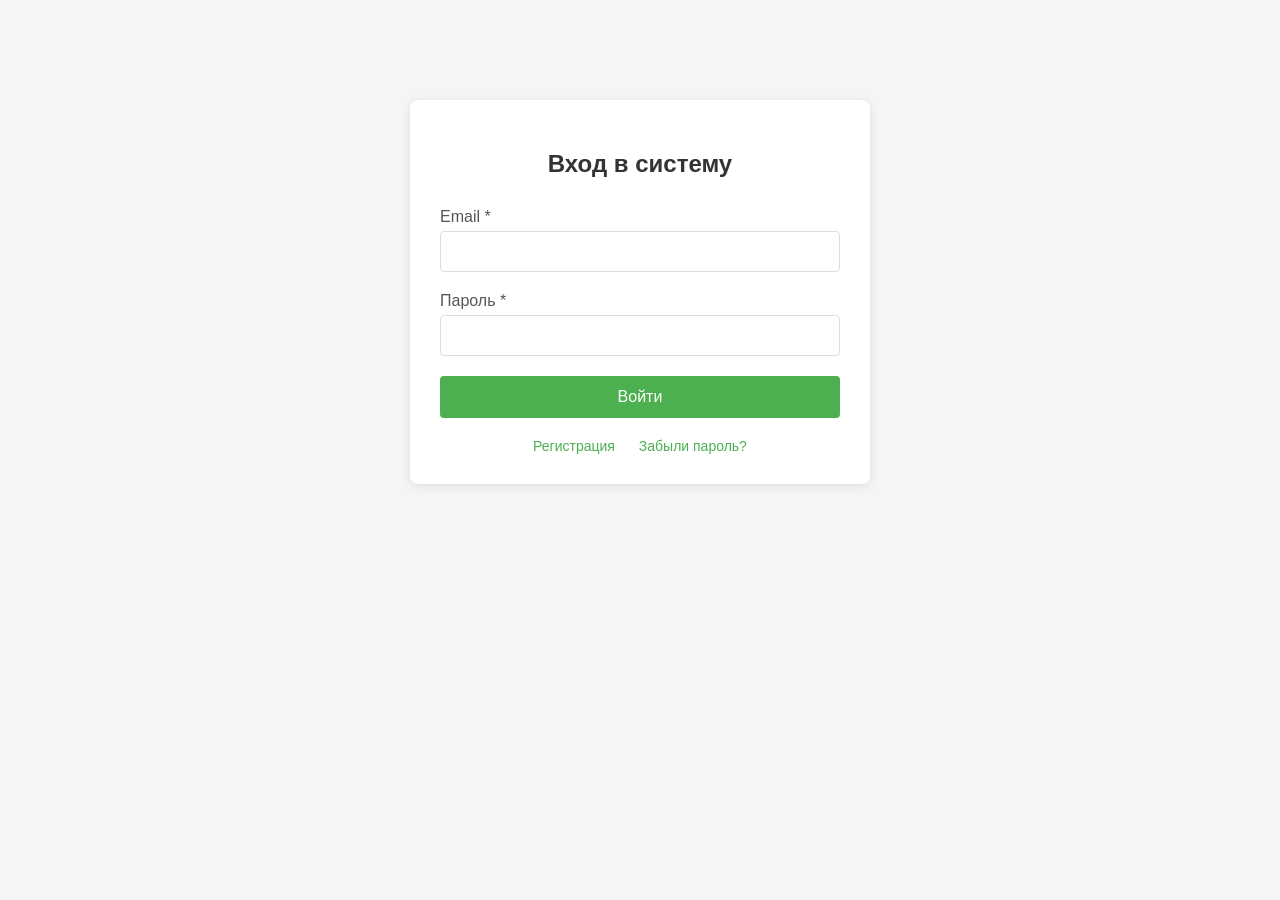
<file: reg.html>
<!DOCTYPE HTML>
<html>
<head>
  <title>Вход в Research Nexus</title>
  <meta charset="utf-8">
  <meta name="viewport" content="width=device-width, initial-scale=1">
  <style>
    body {
      font-family: Arial, sans-serif;
      background: #f5f5f5;
      margin: 0;
      padding: 0;
    }
    .container {
      max-width: 400px;
      margin: 100px auto;
      padding: 30px;
      background: white;
      border-radius: 8px;
      box-shadow: 0 2px 10px rgba(0,0,0,0.1);
    }
    h2 {
      text-align: center;
      color: #333;
      margin-bottom: 30px;
    }
    .form-group {
      margin-bottom: 20px;
    }
    label {
      display: block;
      margin-bottom: 5px;
      color: #555;
    }
    input[type="email"],
    input[type="password"] {
      width: 100%;
      padding: 12px;
      border: 1px solid #ddd;
      border-radius: 4px;
      box-sizing: border-box;
    }
    .error {
      color: red;
      font-size: 14px;
      margin-top: 5px;
      display: none;
    }
    button {
      width: 100%;
      padding: 12px;
      background: #4CAF50;
      color: white;
      border: none;
      border-radius: 4px;
      cursor: pointer;
      font-size: 16px;
    }
    button:hover {
      background: #45a049;
    }
    .links {
      text-align: center;
      margin-top: 20px;
      font-size: 14px;
    }
    .links a {
      color: #4CAF50;
      text-decoration: none;
      margin: 0 10px;
    }
  </style>
</head>
<body>
  <div class="container">
    <h2>Вход в систему</h2>
    <form id="loginForm">
      <div class="form-group">
        <label for="email">Email *</label>
        <input type="email" id="email" name="email" required>
        <div class="error" id="emailError">Введите корректный email</div>
      </div>

      <div class="form-group">
        <label for="password">Пароль *</label>
        <input type="password" id="password" name="password" required>
        <div class="error" id="passwordError">Пароль не может быть пустым</div>
      </div>

      <button type="submit">Войти</button>
    </form>

    <div class="links">
      <a href="register.html">Регистрация</a>
      <a href="#">Забыли пароль?</a>
    </div>
  </div>

  <script>
    document.addEventListener('DOMContentLoaded', function() {
      const loginForm = document.getElementById('loginForm');
      const emailInput = document.getElementById('email');
      const passwordInput = document.getElementById('password');

      // Функция показа ошибки
      function showError(inputId, errorId) {
        document.getElementById(errorId).style.display = 'block';
        document.getElementById(inputId).style.borderColor = 'red';
      }

      // Функция скрытия ошибки
      function hideError(inputId, errorId) {
        document.getElementById(errorId).style.display = 'none';
        document.getElementById(inputId).style.borderColor = '#ddd';
      }

      // Валидация email
      emailInput.addEventListener('blur', function() {
        const emailRegex = /^[^\s@]+@[^\s@]+\.[^\s@]+$/;
        if (!emailRegex.test(this.value)) {
          showError('email', 'emailError');
        } else {
          hideError('email', 'emailError');
        }
      });

      // Валидация пароля
      passwordInput.addEventListener('blur', function() {
        if (this.value.length === 0) {
          showError('password', 'passwordError');
        } else {
          hideError('password', 'passwordError');
        }
      });

      // Обработка отправки формы
      loginForm.addEventListener('submit', function(event) {
        event.preventDefault();

        let isValid = true;

        // Проверка всех полей
        const emailRegex = /^[^\s@]+@[^\s@]+\.[^\s@]+$/;
        if (!emailRegex.test(emailInput.value)) {
          showError('email', 'emailError');
          isValid = false;
        }

        if (passwordInput.value.length === 0) {
          showError('password', 'passwordError');
          isValid = false;
        }

        if (isValid) {
          // Получаем сохранённых пользователей
          const users = JSON.parse(localStorage.getItem('users') || '[]');
          const user = users.find(u => u.email === emailInput.value && u.password === passwordInput.value);

          if (user) {
            // Успешная авторизация
            localStorage.setItem('isAuthenticated', 'true');
            localStorage.setItem('currentUser', JSON.stringify(user));
            console.log('Вход выполнен успешно!');
            alert('Добро пожаловать, ' + user.username + '!');
            window.location.href = 'index.html';
          } else {
            alert('Неверный email или пароль!');
          }
        }
      });
    });
  </script>
</body>
</html>
</file>
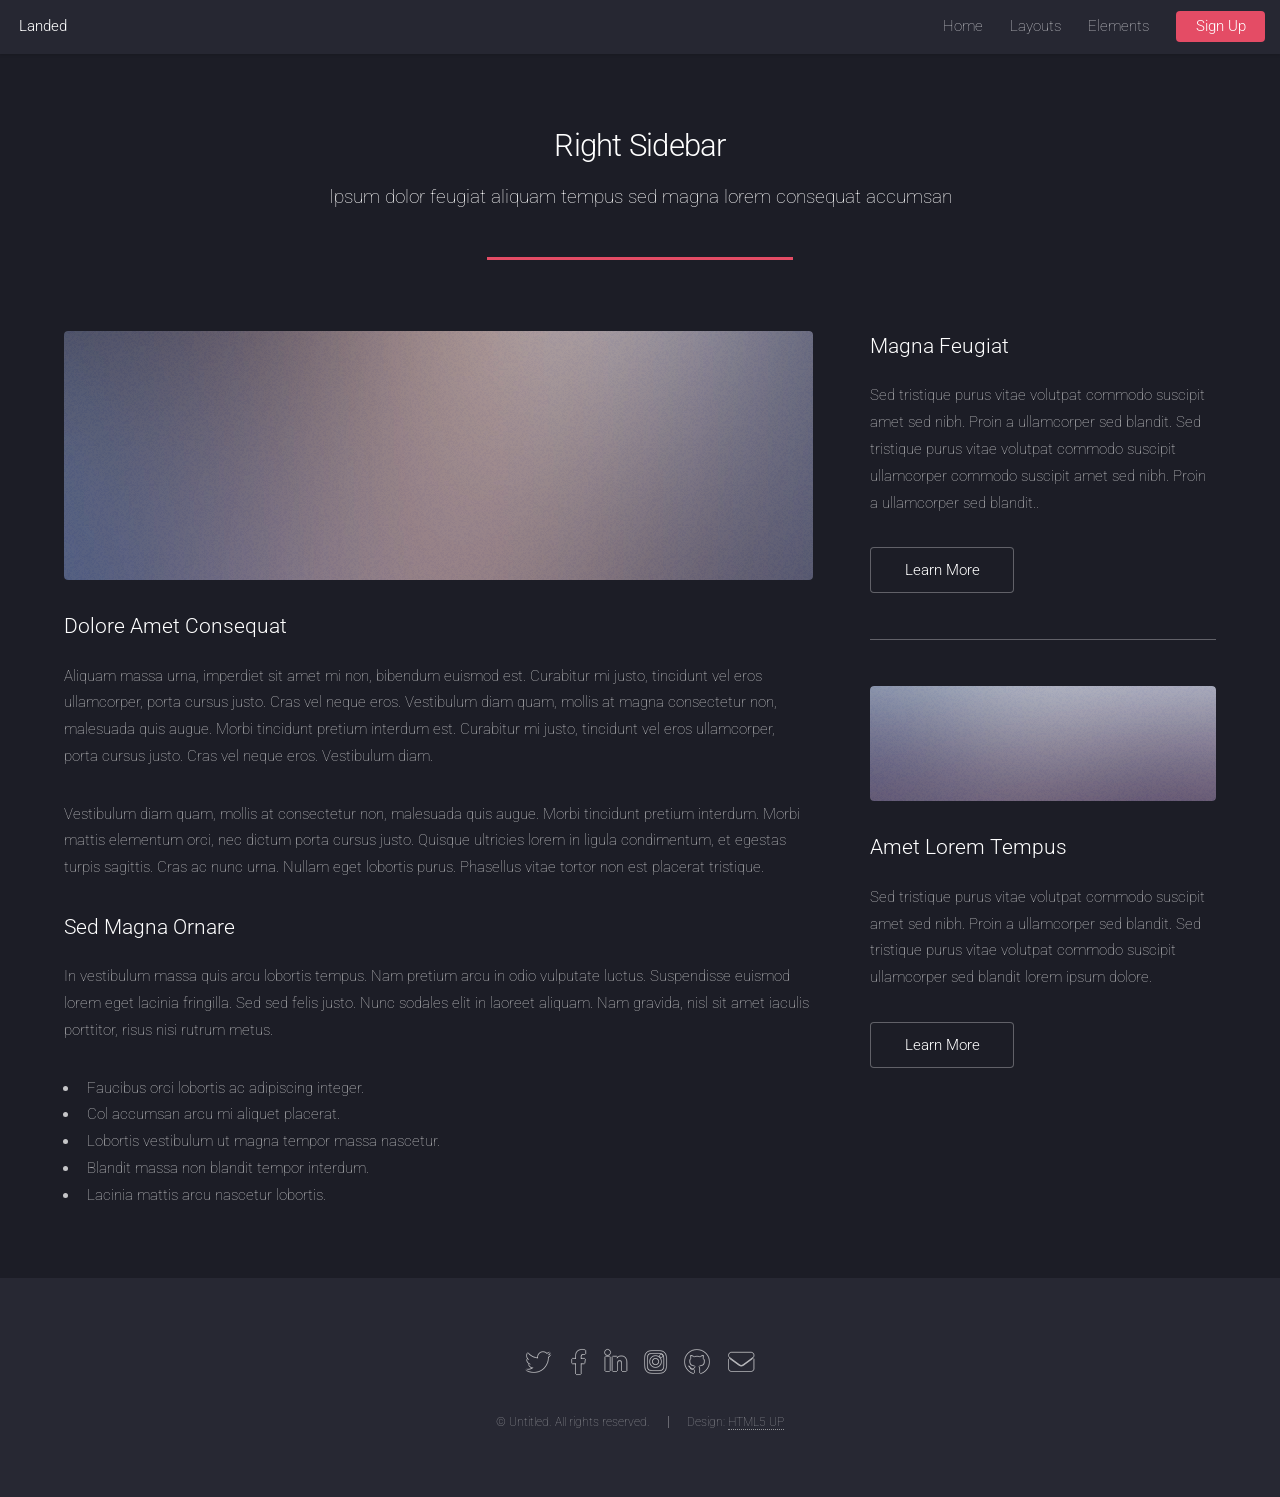
<file: right-sidebar.html>
<!DOCTYPE HTML>
<!--
	Landed by HTML5 UP
	html5up.net | @ajlkn
	Free for personal and commercial use under the CCA 3.0 license (html5up.net/license)
-->
<html>
	<head>
		<title>Right Sidebar - Landed by HTML5 UP</title>
		<meta charset="utf-8" />
		<meta name="viewport" content="width=device-width, initial-scale=1, user-scalable=no" />
		<link rel="stylesheet" href="assets/css/main.css" />
		<noscript><link rel="stylesheet" href="assets/css/noscript.css" /></noscript>
	</head>
	<body class="is-preload">
		<div id="page-wrapper">

			<!-- Header -->
				<header id="header">
					<h1 id="logo"><a href="index.html">Landed</a></h1>
					<nav id="nav">
						<ul>
							<li><a href="index.html">Home</a></li>
							<li>
								<a href="#">Layouts</a>
								<ul>
									<li><a href="left-sidebar.html">Left Sidebar</a></li>
									<li><a href="right-sidebar.html">Right Sidebar</a></li>
									<li><a href="no-sidebar.html">No Sidebar</a></li>
									<li>
										<a href="#">Submenu</a>
										<ul>
											<li><a href="#">Option 1</a></li>
											<li><a href="#">Option 2</a></li>
											<li><a href="#">Option 3</a></li>
											<li><a href="#">Option 4</a></li>
										</ul>
									</li>
								</ul>
							</li>
							<li><a href="elements.html">Elements</a></li>
							<li><a href="#" class="button primary">Sign Up</a></li>
						</ul>
					</nav>
				</header>

			<!-- Main -->
				<div id="main" class="wrapper style1">
					<div class="container">
						<header class="major">
							<h2>Right Sidebar</h2>
							<p>Ipsum dolor feugiat aliquam tempus sed magna lorem consequat accumsan</p>
						</header>
						<div class="row gtr-150">
							<div class="col-8 col-12-medium">

								<!-- Content -->
									<section id="content">
										<a href="#" class="image fit"><img src="images/pic06.jpg" alt="" /></a>
										<h3>Dolore Amet Consequat</h3>
										<p>Aliquam massa urna, imperdiet sit amet mi non, bibendum euismod est. Curabitur mi justo, tincidunt vel eros ullamcorper, porta cursus justo. Cras vel neque eros. Vestibulum diam quam, mollis at magna consectetur non, malesuada quis augue. Morbi tincidunt pretium interdum est. Curabitur mi justo, tincidunt vel eros ullamcorper, porta cursus justo. Cras vel neque eros. Vestibulum diam.</p>
										<p>Vestibulum diam quam, mollis at consectetur non, malesuada quis augue. Morbi tincidunt pretium interdum. Morbi mattis elementum orci, nec dictum porta cursus justo. Quisque ultricies lorem in ligula condimentum, et egestas turpis sagittis. Cras ac nunc urna. Nullam eget lobortis purus. Phasellus vitae tortor non est placerat tristique.</p>
										<h3>Sed Magna Ornare</h3>
										<p>In vestibulum massa quis arcu lobortis tempus. Nam pretium arcu in odio vulputate luctus. Suspendisse euismod lorem eget lacinia fringilla. Sed sed felis justo. Nunc sodales elit in laoreet aliquam. Nam gravida, nisl sit amet iaculis porttitor, risus nisi rutrum metus.</p>
										<ul>
											<li>Faucibus orci lobortis ac adipiscing integer.</li>
											<li>Col accumsan arcu mi aliquet placerat.</li>
											<li>Lobortis vestibulum ut magna tempor massa nascetur.</li>
											<li>Blandit massa non blandit tempor interdum.</li>
											<li>Lacinia mattis arcu nascetur lobortis.</li>
										</ul>
									</section>

							</div>
							<div class="col-4 col-12-medium">

								<!-- Sidebar -->
									<section id="sidebar">
										<section>
											<h3>Magna Feugiat</h3>
											<p>Sed tristique purus vitae volutpat commodo suscipit amet sed nibh. Proin a ullamcorper sed blandit. Sed tristique purus vitae volutpat commodo suscipit ullamcorper commodo suscipit amet sed nibh. Proin a ullamcorper sed blandit..</p>
											<footer>
												<ul class="actions">
													<li><a href="#" class="button">Learn More</a></li>
												</ul>
											</footer>
										</section>
										<hr />
										<section>
											<a href="#" class="image fit"><img src="images/pic07.jpg" alt="" /></a>
											<h3>Amet Lorem Tempus</h3>
											<p>Sed tristique purus vitae volutpat commodo suscipit amet sed nibh. Proin a ullamcorper sed blandit. Sed tristique purus vitae volutpat commodo suscipit ullamcorper sed blandit lorem ipsum dolore.</p>
											<footer>
												<ul class="actions">
													<li><a href="#" class="button">Learn More</a></li>
												</ul>
											</footer>
										</section>
									</section>

							</div>
						</div>
					</div>
				</div>

			<!-- Footer -->
				<footer id="footer">
					<ul class="icons">
						<li><a href="#" class="icon brands alt fa-twitter"><span class="label">Twitter</span></a></li>
						<li><a href="#" class="icon brands alt fa-facebook-f"><span class="label">Facebook</span></a></li>
						<li><a href="#" class="icon brands alt fa-linkedin-in"><span class="label">LinkedIn</span></a></li>
						<li><a href="#" class="icon brands alt fa-instagram"><span class="label">Instagram</span></a></li>
						<li><a href="#" class="icon brands alt fa-github"><span class="label">GitHub</span></a></li>
						<li><a href="#" class="icon solid alt fa-envelope"><span class="label">Email</span></a></li>
					</ul>
					<ul class="copyright">
						<li>&copy; Untitled. All rights reserved.</li><li>Design: <a href="http://html5up.net">HTML5 UP</a></li>
					</ul>
				</footer>

		</div>

		<!-- Scripts -->
			<script src="assets/js/jquery.min.js"></script>
			<script src="assets/js/jquery.scrolly.min.js"></script>
			<script src="assets/js/jquery.dropotron.min.js"></script>
			<script src="assets/js/jquery.scrollex.min.js"></script>
			<script src="assets/js/browser.min.js"></script>
			<script src="assets/js/breakpoints.min.js"></script>
			<script src="assets/js/util.js"></script>
			<script src="assets/js/main.js"></script>

	</body>
</html>
</file>
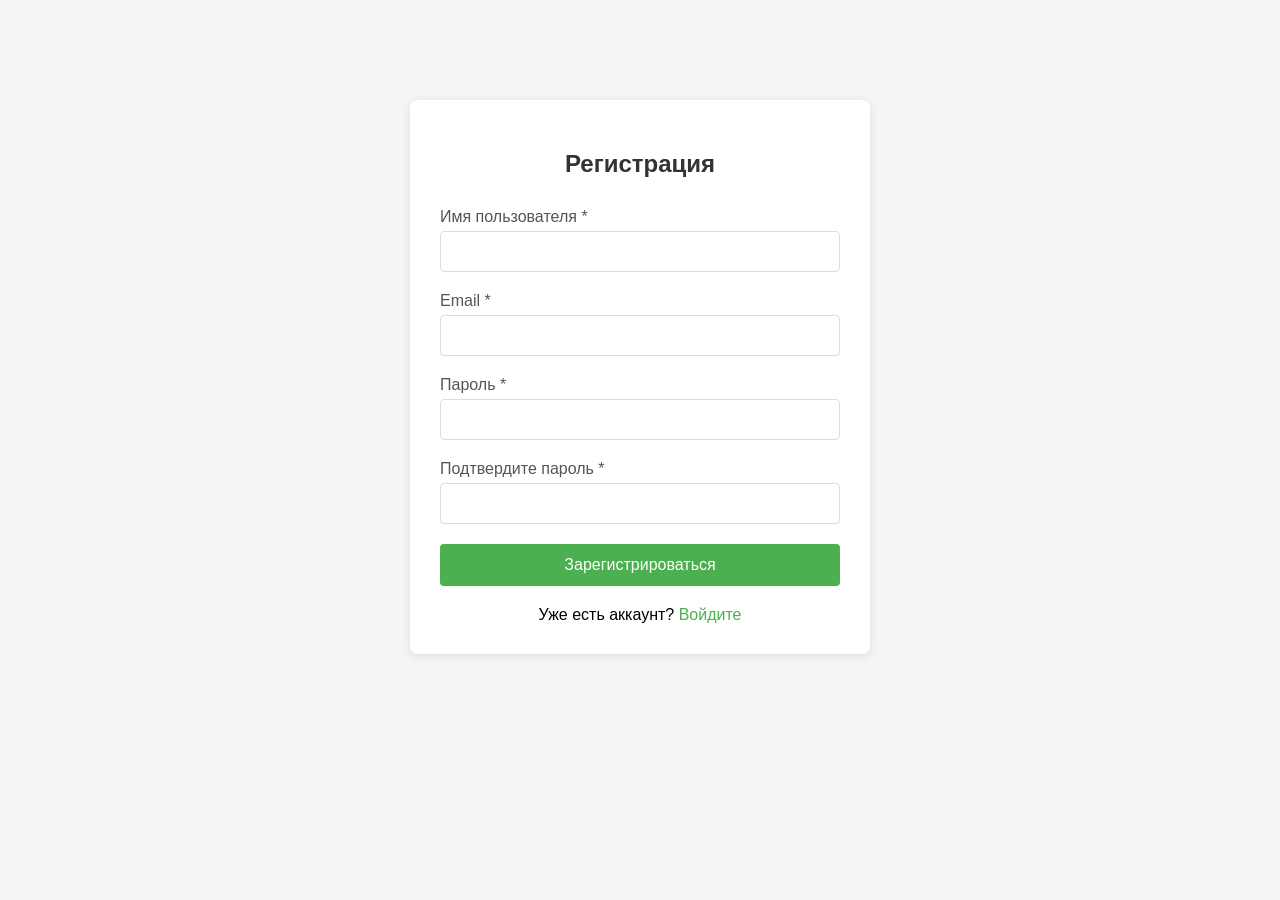
<file: sign.html>
<!DOCTYPE HTML>
<html>
<head>
  <title>Регистрация в Research Nexus</title>
  <meta charset="utf-8">
  <meta name="viewport" content="width=device-width, initial-scale=1">
  <style>
    body {
      font-family: Arial, sans-serif;
      background: #f5f5f5;
      margin: 0;
      padding: 0;
    }
    .container {
      max-width: 400px;
      margin: 100px auto;
      padding: 30px;
      background: white;
      border-radius: 8px;
      box-shadow: 0 2px 10px rgba(0,0,0,0.1);
    }
    h2 {
      text-align: center;
      color: #333;
      margin-bottom: 30px;
    }
    .form-group {
      margin-bottom: 20px;
    }
    label {
      display: block;
      margin-bottom: 5px;
      color: #555;
    }
    input[type="text"],
    input[type="email"],
    input[type="password"] {
      width: 100%;
      padding: 12px;
      border: 1px solid #ddd;
      border-radius: 4px;
      box-sizing: border-box;
    }
    .error {
      color: red;
      font-size: 14px;
      margin-top: 5px;
      display: none;
    }
    button {
      width: 100%;
      padding: 12px;
      background: #4CAF50;
      color: white;
      border: none;
      border-radius: 4px;
      cursor: pointer;
      font-size: 16px;
    }
    button:hover {
      background: #45a049;
    }
    .login-link {
      text-align: center;
      margin-top: 20px;
    }
    .login-link a {
      color: #4CAF50;
      text-decoration: none;
    }
  </style>
</head>
<body>
  <div class="container">
    <h2>Регистрация</h2>
    <form id="registerForm">
      <div class="form-group">
        <label for="username">Имя пользователя *</label>
        <input type="text" id="username" name="username" required>
        <div class="error" id="usernameError">Имя пользователя должно содержать не менее 3 символов</div>
      </div>

      <div class="form-group">
        <label for="email">Email *</label>
        <input type="email" id="email" name="email" required>
        <div class="error" id="emailError">Введите корректный email</div>
      </div>

      <div class="form-group">
        <label for="password">Пароль *</label>
        <input type="password" id="password" name="password" required>
        <div class="error" id="passwordError">Пароль должен содержать не менее 6 символов</div>
      </div>

      <div class="form-group">
        <label for="confirmPassword">Подтвердите пароль *</label>
        <input type="password" id="confirmPassword" name="confirmPassword" required>
        <div class="error" id="confirmPasswordError">Пароли не совпадают</div>
      </div>

      <button type="submit">Зарегистрироваться</button>
    </form>

    <div class="login-link">
      Уже есть аккаунт? <a href="reg.html">Войдите</a>
    </div>
  </div>

  <script>
    document.addEventListener('DOMContentLoaded', function() {
      const registerForm = document.getElementById('registerForm');
      const usernameInput = document.getElementById('username');
      const emailInput = document.getElementById('email');
      const passwordInput = document.getElementById('password');
      const confirmPasswordInput = document.getElementById('confirmPassword');

      // Функция показа ошибки
      function showError(inputId, errorId) {
        document.getElementById(errorId).style.display = 'block';
        document.getElementById(inputId).style.borderColor = 'red';
      }

      // Функция скрытия ошибки
      function hideError(inputId, errorId) {
        document.getElementById(errorId).style.display = 'none';
        document.getElementById(inputId).style.borderColor = '#ddd';
      }

      // Валидация имени пользователя
      usernameInput.addEventListener('blur', function() {
        if (this.value.length < 3) {
          showError('username', 'usernameError');
        } else {
          hideError('username', 'usernameError');
        }
      });

      // Валидация email
      emailInput.addEventListener('blur', function() {
        const emailRegex = /^[^\s@]+@[^\s@]+\.[^\s@]+$/;
        if (!emailRegex.test(this.value)) {
          showError('email', 'emailError');
        } else {
          hideError('email', 'emailError');
        }
      });

      // Валидация пароля
      passwordInput.addEventListener('blur', function() {
        if (this.value.length < 6) {
          showError('password', 'passwordError');
        } else {
          hideError('password', 'passwordError');
        }
      });

      // Валидация подтверждения пароля
      confirmPasswordInput.addEventListener('blur', function() {
        if (this.value !== passwordInput.value) {
          showError('confirmPassword', 'confirmPasswordError');
        } else {
          hideError('confirmPassword', 'confirmPasswordError');
        }
      });

      // Обработка отправки формы
      registerForm.addEventListener('submit', function(event) {
        event.preventDefault();

        let isValid = true;

        // Проверка всех полей
        if (usernameInput.value.length < 3) {
          showError('username', 'usernameError');
          isValid = false;
        }

        const emailRegex = /^[^\s@]+@[^\s@]+\.[^\s@]+$/;
        if (!emailRegex.test(emailInput.value)) {
          showError('email', 'emailError');
          isValid = false;
        }

        if (passwordInput.value.length < 6) {
          showError('password', 'passwordError');
          isValid = false;
        }

        if (confirmPasswordInput.value !== passwordInput.value) {
          showError('confirmPassword', 'confirmPasswordError');
          isValid = false;
        }

        if (isValid) {
          // Сохраняем пользователя в localStorage
          const users = JSON.parse(localStorage.getItem('users') || '[]');
          const userExists = users.some(user => user.email === emailInput.value);

          if (userExists) {
            alert('Пользователь с таким email уже существует!');
            return;
          }

          users.push({
            username: usernameInput.value,
            email: emailInput.value,
            password: passwordInput.value // В реальном приложении пароли нужно хешировать!
          });

          localStorage.setItem('users', JSON.stringify(users));
          console.log('Регистрация успешна!');
          alert('Регистрация прошла успешно! Теперь вы можете войти.');
          window.location.href = 'sign.html';
        }
      });
    });
  </script>
</body>
</html>
</file>
<file: assets/css/noscript.css>
/*
	Landed by HTML5 UP
	html5up.net | @ajlkn
	Free for personal and commercial use under the CCA 3.0 license (html5up.net/license)
*/

/* Loader */

	body.landing.is-preload:before {
		display: none;
	}

	body.landing.is-preload:after {
		display: none;
	}
</file>
<file: style.css>
* {
    margin: 0;
    padding: 0;
    box-sizing: border-box;
}

body {
    font-family: 'Segoe UI', Tahoma, Geneva, Verdana, sans-serif;
    background: linear-gradient(135deg, #667eea 0%, #764ba2 100%);
    color: #333;
    line-height: 1.6;
}

.container {
    max-width: 800px;
    margin: 0 auto;
    padding: 20px;
    min-height: 100vh;
    display: flex;
    flex-direction: column;
    justify-content: space-between;
}

header {
    text-align: center;
    color: white;
    margin-bottom: 40px;
}

header h1 {
    font-size: 2.5rem;
    margin-bottom: 10px;
}

header p {
    font-size: 1.1rem;
    opacity: 0.9;
}

main {
    background: white;
    border-radius: 15px;
    padding: 30px;
    box-shadow: 0 10px 30px rgba(0, 0, 0, 0.2);
}

.query-section {
    margin-bottom: 20px;
}

#user-query {
    width: 100%;
    padding: 15px;
    border: 2px solid #ddd;
    border-radius: 8px;
    font-size: 1rem;
    resize: vertical;
    transition: border-color 0.3s;
}

#user-query:focus {
    outline: none;
    border-color: #667eea;
}

#send-btn {
    display: block;
    width: 100%;
    padding: 12px;
    background: linear-gradient(to right, #667eea, #764ba2);
    color: white;
    border: none;
    border-radius: 8px;
    font-size: 1rem;
    cursor: pointer;
    margin-top: 10px;
    transition: transform 0.2s;
}

#send-btn:hover {
    transform: translateY(-2px);
}

#loading {
    text-align: center;
    padding: 20px;
}

.spinner {
    border: 4px solid rgba(0, 0, 0, 0.1);
    border-left-color: #667eea;
    border-radius: 50%;
    width: 40px;
    height: 40px;
    animation: spin 1s linear infinite;
    margin: 0 auto 15px;
}

@keyframes spin {
    to { transform: rotate(360deg); }
}

#response-section h2 {
    color: #667eea;
    margin-bottom: 15px;
}

#ai-response {
    background: #f8f9fa;
    border: 1px solid #e9ecef;
    border-radius: 8px;
    padding: 15px;
    white-space: pre-wrap;
    max-height: 300px;
    overflow-y: auto;
}

#copy-btn {
    display: block;
    width: 100%;
    padding: 10px;
    background: #28a745;
    color: white;
    border: none;
    border-radius: 8px;
    cursor: pointer;
    margin-top: 15px;
}

#copy-btn:hover {
    background: #218837;
}

footer {
    text-align: center;
    color: white;
    opacity: 0.8;
    padding: 20px 0;
    font-size: 0.9rem;
}

.hidden {
    display: none;
}
</file>
<file: assets/css/main.css>
@import url("fontawesome-all.min.css");
@import url("https://fonts.googleapis.com/css?family=Roboto:100,300,100italic,300italic");

/*
	Landed by HTML5 UP
	html5up.net | @ajlkn
	Free for personal and commercial use under the CCA 3.0 license (html5up.net/license)
*/

html, body, div, span, applet, object,
iframe, h1, h2, h3, h4, h5, h6, p, blockquote,
pre, a, abbr, acronym, address, big, cite,
code, del, dfn, em, img, ins, kbd, q, s, samp,
small, strike, strong, sub, sup, tt, var, b,
u, i, center, dl, dt, dd, ol, ul, li, fieldset,
form, label, legend, table, caption, tbody,
tfoot, thead, tr, th, td, article, aside,
canvas, details, embed, figure, figcaption,
footer, header, hgroup, menu, nav, output, ruby,
section, summary, time, mark, audio, video {
	margin: 0;
	padding: 0;
	border: 0;
	font-size: 100%;
	font: inherit;
	vertical-align: baseline;}

article, aside, details, figcaption, figure,
footer, header, hgroup, menu, nav, section {
	display: block;}

body {
	line-height: 1;
}

ol, ul {
	list-style: none;
}

blockquote, q {
	quotes: none;
}

	blockquote:before, blockquote:after, q:before, q:after {
		content: '';
		content: none;
	}

table {
	border-collapse: collapse;
	border-spacing: 0;
}

body {
	-webkit-text-size-adjust: none;
}

mark {
	background-color: transparent;
	color: inherit;
}

input::-moz-focus-inner {
	border: 0;
	padding: 0;
}

input, select, textarea {
	-moz-appearance: none;
	-webkit-appearance: none;
	-ms-appearance: none;
	appearance: none;
}

/* Basic */

	html {
		box-sizing: border-box;
	}

	*, *:before, *:after {
		box-sizing: inherit;
	}

	html, body {
		background: #1c1d26;
	}

	body.is-preload *, body.is-preload *:before, body.is-preload *:after {
		-moz-animation: none !important;
		-webkit-animation: none !important;
		-ms-animation: none !important;
		animation: none !important;
		-moz-transition: none !important;
		-webkit-transition: none !important;
		-ms-transition: none !important;
		transition: none !important;
	}

	body, input, select, textarea {
		color: rgba(255, 255, 255, 0.75);
		font-family: "Roboto", Helvetica, sans-serif;
		font-size: 15pt;
		font-weight: 100;
		line-height: 1.75em;
	}

	a {
		-moz-transition: border-color 0.2s ease-in-out, color 0.2s ease-in-out;
		-webkit-transition: border-color 0.2s ease-in-out, color 0.2s ease-in-out;
		-ms-transition: border-color 0.2s ease-in-out, color 0.2s ease-in-out;
		transition: border-color 0.2s ease-in-out, color 0.2s ease-in-out;
		border-bottom: dotted 1px;
		color: #e44c65;
		text-decoration: none;
	}

		a:hover {
			color: #e44c65 !important;
			border-bottom-color: transparent;
		}

	strong, b {
		color: #ffffff;
		font-weight: 300;
	}

	em, i {
		font-style: italic;
	}

	p {
		margin: 0 0 2em 0;
	}

	h1, h2, h3, h4, h5, h6 {
		color: #ffffff;
		font-weight: 300;
		line-height: 1em;
		margin: 0 0 1em 0;
	}

		h1 a, h2 a, h3 a, h4 a, h5 a, h6 a {
			color: inherit;
			border: 0;
		}

	h2 {
		font-size: 2em;
		line-height: 1.5em;
		letter-spacing: -0.025em;
	}

	h3 {
		font-size: 1.35em;
		line-height: 1.5em;
	}

	h4 {
		font-size: 1.1em;
		line-height: 1.5em;
	}

	h5 {
		font-size: 0.9em;
		line-height: 1.5em;
	}

	h6 {
		font-size: 0.7em;
		line-height: 1.5em;
	}

	sub {
		font-size: 0.8em;
		position: relative;
		top: 0.5em;
	}

	sup {
		font-size: 0.8em;
		position: relative;
		top: -0.5em;
	}

	hr {
		border: 0;
		border-bottom: solid 1px rgba(255, 255, 255, 0.3);
		margin: 3em 0;
	}

		hr.major {
			margin: 4em 0;
		}

	blockquote {
		border-left: solid 4px rgba(255, 255, 255, 0.3);
		font-style: italic;
		margin: 0 0 2em 0;
		padding: 0.5em 0 0.5em 2em;
	}

	code {
		background: rgba(255, 255, 255, 0.075);
		border-radius: 4px;
		font-family: "Courier New", monospace;
		font-size: 0.9em;
		margin: 0 0.25em;
		padding: 0.25em 0.65em;
	}

	pre {
		-webkit-overflow-scrolling: touch;
		font-family: "Courier New", monospace;
		font-size: 0.9em;
		margin: 0 0 2em 0;
	}

		pre code {
			display: block;
			line-height: 1.75em;
			padding: 1em 1.5em;
			overflow-x: auto;
		}

	.align-left {
		text-align: left;
	}

	.align-center {
		text-align: center;
	}

	.align-right {
		text-align: right;
	}

/* Loader */

	@-moz-keyframes spinner-show {
		0% {
			opacity: 0;
		}

		100% {
			opacity: 1;
		}
	}

	@-webkit-keyframes spinner-show {
		0% {
			opacity: 0;
		}

		100% {
			opacity: 1;
		}
	}

	@-ms-keyframes spinner-show {
		0% {
			opacity: 0;
		}

		100% {
			opacity: 1;
		}
	}

	@keyframes spinner-show {
		0% {
			opacity: 0;
		}

		100% {
			opacity: 1;
		}
	}

	@-moz-keyframes spinner-hide {
		0% {
			color: rgba(255, 255, 255, 0.15);
			z-index: 100001;
			-moz-transform: scale(1) rotate(0deg);
			-webkit-transform: scale(1) rotate(0deg);
			-ms-transform: scale(1) rotate(0deg);
			transform: scale(1) rotate(0deg);
		}

		99% {
			color: #1c1d26;
			z-index: 100001;
			-moz-transform: scale(0.5) rotate(360deg);
			-webkit-transform: scale(0.5) rotate(360deg);
			-ms-transform: scale(0.5) rotate(360deg);
			transform: scale(0.5) rotate(360deg);
		}

		100% {
			color: #1c1d26;
			z-index: -1;
			-moz-transform: scale(0.5) rotate(360deg);
			-webkit-transform: scale(0.5) rotate(360deg);
			-ms-transform: scale(0.5) rotate(360deg);
			transform: scale(0.5) rotate(360deg);
		}
	}

	@-webkit-keyframes spinner-hide {
		0% {
			color: rgba(255, 255, 255, 0.15);
			z-index: 100001;
			-moz-transform: scale(1) rotate(0deg);
			-webkit-transform: scale(1) rotate(0deg);
			-ms-transform: scale(1) rotate(0deg);
			transform: scale(1) rotate(0deg);
		}

		99% {
			color: #1c1d26;
			z-index: 100001;
			-moz-transform: scale(0.5) rotate(360deg);
			-webkit-transform: scale(0.5) rotate(360deg);
			-ms-transform: scale(0.5) rotate(360deg);
			transform: scale(0.5) rotate(360deg);
		}

		100% {
			color: #1c1d26;
			z-index: -1;
			-moz-transform: scale(0.5) rotate(360deg);
			-webkit-transform: scale(0.5) rotate(360deg);
			-ms-transform: scale(0.5) rotate(360deg);
			transform: scale(0.5) rotate(360deg);
		}
	}

	@-ms-keyframes spinner-hide {
		0% {
			color: rgba(255, 255, 255, 0.15);
			z-index: 100001;
			-moz-transform: scale(1) rotate(0deg);
			-webkit-transform: scale(1) rotate(0deg);
			-ms-transform: scale(1) rotate(0deg);
			transform: scale(1) rotate(0deg);
		}

		99% {
			color: #1c1d26;
			z-index: 100001;
			-moz-transform: scale(0.5) rotate(360deg);
			-webkit-transform: scale(0.5) rotate(360deg);
			-ms-transform: scale(0.5) rotate(360deg);
			transform: scale(0.5) rotate(360deg);
		}

		100% {
			color: #1c1d26;
			z-index: -1;
			-moz-transform: scale(0.5) rotate(360deg);
			-webkit-transform: scale(0.5) rotate(360deg);
			-ms-transform: scale(0.5) rotate(360deg);
			transform: scale(0.5) rotate(360deg);
		}
	}

	@keyframes spinner-hide {
		0% {
			color: rgba(255, 255, 255, 0.15);
			z-index: 100001;
			-moz-transform: scale(1) rotate(0deg);
			-webkit-transform: scale(1) rotate(0deg);
			-ms-transform: scale(1) rotate(0deg);
			transform: scale(1) rotate(0deg);
		}

		99% {
			color: #1c1d26;
			z-index: 100001;
			-moz-transform: scale(0.5) rotate(360deg);
			-webkit-transform: scale(0.5) rotate(360deg);
			-ms-transform: scale(0.5) rotate(360deg);
			transform: scale(0.5) rotate(360deg);
		}

		100% {
			color: #1c1d26;
			z-index: -1;
			-moz-transform: scale(0.5) rotate(360deg);
			-webkit-transform: scale(0.5) rotate(360deg);
			-ms-transform: scale(0.5) rotate(360deg);
			transform: scale(0.5) rotate(360deg);
		}
	}

	@-moz-keyframes spinner-rotate {
		0% {
			-moz-transform: scale(1) rotate(0deg);
			-webkit-transform: scale(1) rotate(0deg);
			-ms-transform: scale(1) rotate(0deg);
			transform: scale(1) rotate(0deg);
		}

		100% {
			-moz-transform: scale(1) rotate(360deg);
			-webkit-transform: scale(1) rotate(360deg);
			-ms-transform: scale(1) rotate(360deg);
			transform: scale(1) rotate(360deg);
		}
	}

	@-webkit-keyframes spinner-rotate {
		0% {
			-moz-transform: scale(1) rotate(0deg);
			-webkit-transform: scale(1) rotate(0deg);
			-ms-transform: scale(1) rotate(0deg);
			transform: scale(1) rotate(0deg);
		}

		100% {
			-moz-transform: scale(1) rotate(360deg);
			-webkit-transform: scale(1) rotate(360deg);
			-ms-transform: scale(1) rotate(360deg);
			transform: scale(1) rotate(360deg);
		}
	}

	@-ms-keyframes spinner-rotate {
		0% {
			-moz-transform: scale(1) rotate(0deg);
			-webkit-transform: scale(1) rotate(0deg);
			-ms-transform: scale(1) rotate(0deg);
			transform: scale(1) rotate(0deg);
		}

		100% {
			-moz-transform: scale(1) rotate(360deg);
			-webkit-transform: scale(1) rotate(360deg);
			-ms-transform: scale(1) rotate(360deg);
			transform: scale(1) rotate(360deg);
		}
	}

	@keyframes spinner-rotate {
		0% {
			-moz-transform: scale(1) rotate(0deg);
			-webkit-transform: scale(1) rotate(0deg);
			-ms-transform: scale(1) rotate(0deg);
			transform: scale(1) rotate(0deg);
		}

		100% {
			-moz-transform: scale(1) rotate(360deg);
			-webkit-transform: scale(1) rotate(360deg);
			-ms-transform: scale(1) rotate(360deg);
			transform: scale(1) rotate(360deg);
		}
	}

	@-moz-keyframes overlay-hide {
		0% {
			opacity: 1;
			z-index: 100000;
		}

		15% {
			opacity: 1;
			z-index: 100000;
		}

		99% {
			opacity: 0;
			z-index: 100000;
		}

		100% {
			opacity: 0;
			z-index: -1;
		}
	}

	@-webkit-keyframes overlay-hide {
		0% {
			opacity: 1;
			z-index: 100000;
		}

		15% {
			opacity: 1;
			z-index: 100000;
		}

		99% {
			opacity: 0;
			z-index: 100000;
		}

		100% {
			opacity: 0;
			z-index: -1;
		}
	}

	@-ms-keyframes overlay-hide {
		0% {
			opacity: 1;
			z-index: 100000;
		}

		15% {
			opacity: 1;
			z-index: 100000;
		}

		99% {
			opacity: 0;
			z-index: 100000;
		}

		100% {
			opacity: 0;
			z-index: -1;
		}
	}

	@keyframes overlay-hide {
		0% {
			opacity: 1;
			z-index: 100000;
		}

		15% {
			opacity: 1;
			z-index: 100000;
		}

		99% {
			opacity: 0;
			z-index: 100000;
		}

		100% {
			opacity: 0;
			z-index: -1;
		}
	}

	body.landing {
		text-decoration: none;
	}

		body.landing:before {
			-moz-osx-font-smoothing: grayscale;
			-webkit-font-smoothing: antialiased;
			display: inline-block;
			font-style: normal;
			font-variant: normal;
			text-rendering: auto;
			line-height: 1;
			text-transform: none !important;
			font-family: 'Font Awesome 5 Free';
			font-weight: 900;
		}

		body.landing:before {
			-moz-animation: spinner-show 1.5s 1 0.25s ease forwards, spinner-hide 0.25s ease-in-out forwards !important;
			-webkit-animation: spinner-show 1.5s 1 0.25s ease forwards, spinner-hide 0.25s ease-in-out forwards !important;
			-ms-animation: spinner-show 1.5s 1 0.25s ease forwards, spinner-hide 0.25s ease-in-out forwards !important;
			animation: spinner-show 1.5s 1 0.25s ease forwards, spinner-hide 0.25s ease-in-out forwards !important;
			-moz-transform-origin: 50% 50%;
			-webkit-transform-origin: 50% 50%;
			-ms-transform-origin: 50% 50%;
			transform-origin: 50% 50%;
			color: rgba(255, 255, 255, 0.15);
			content: '\f1ce';
			cursor: default;
			display: block;
			font-size: 2em;
			height: 2em;
			left: 50%;
			line-height: 2em;
			margin: -1em 0 0 -1em;
			opacity: 0;
			position: fixed;
			text-align: center;
			top: 50%;
			width: 2em;
			z-index: -1;
		}

		body.landing:after {
			-moz-animation: overlay-hide 1.5s ease-in forwards !important;
			-webkit-animation: overlay-hide 1.5s ease-in forwards !important;
			-ms-animation: overlay-hide 1.5s ease-in forwards !important;
			animation: overlay-hide 1.5s ease-in forwards !important;
			background: #1c1d26;
			content: '';
			display: block;
			height: 100%;
			left: 0;
			opacity: 0;
			position: fixed;
			top: 0;
			width: 100%;
			z-index: -1;
		}

		body.landing.is-preload:before {
			-moz-animation: spinner-show 1.5s 1 0.25s ease forwards, spinner-rotate 0.75s infinite linear !important;
			-webkit-animation: spinner-show 1.5s 1 0.25s ease forwards, spinner-rotate 0.75s infinite linear !important;
			-ms-animation: spinner-show 1.5s 1 0.25s ease forwards, spinner-rotate 0.75s infinite linear !important;
			animation: spinner-show 1.5s 1 0.25s ease forwards, spinner-rotate 0.75s infinite linear !important;
			z-index: 100001;
		}

		body.landing.is-preload:after {
			-moz-animation: none !important;
			-webkit-animation: none !important;
			-ms-animation: none !important;
			animation: none !important;
			opacity: 1;
			z-index: 100000;
		}

	@media (-webkit-min-device-pixel-ratio: 2) {

		body.landing:before {
			line-height: 2.025em;
		}

	}

/* Container */

	.container {
		margin: 0 auto;
		max-width: calc(100% - 4em);
		width: 70em;
	}

		.container.xsmall {
			width: 17.5em;
		}

		.container.small {
			width: 35em;
		}

		.container.medium {
			width: 52.5em;
		}

		.container.large {
			width: 87.5em;
		}

		.container.xlarge {
			width: 105em;
		}

		.container.max {
			width: 100%;
		}

		@media screen and (max-width: 1280px) {

			.container {
				width: 90%;
				max-width: 100%;
			}

		}

		@media screen and (max-width: 980px) {

			.container {
				width: 100% !important;
			}

		}

/* Row */

	.row {
		display: flex;
		flex-wrap: wrap;
		box-sizing: border-box;
		align-items: stretch;
	}

		.row > * {
			box-sizing: border-box;
		}

		.row.gtr-uniform > * > :last-child {
			margin-bottom: 0;
		}

		.row.aln-left {
			justify-content: flex-start;
		}

		.row.aln-center {
			justify-content: center;
		}

		.row.aln-right {
			justify-content: flex-end;
		}

		.row.aln-top {
			align-items: flex-start;
		}

		.row.aln-middle {
			align-items: center;
		}

		.row.aln-bottom {
			align-items: flex-end;
		}

		.row > .imp {
			order: -1;
		}

		.row > .col-1 {
			width: 8.33333%;
		}

		.row > .off-1 {
			margin-left: 8.33333%;
		}

		.row > .col-2 {
			width: 16.66667%;
		}

		.row > .off-2 {
			margin-left: 16.66667%;
		}

		.row > .col-3 {
			width: 25%;
		}

		.row > .off-3 {
			margin-left: 25%;
		}

		.row > .col-4 {
			width: 33.33333%;
		}

		.row > .off-4 {
			margin-left: 33.33333%;
		}

		.row > .col-5 {
			width: 41.66667%;
		}

		.row > .off-5 {
			margin-left: 41.66667%;
		}

		.row > .col-6 {
			width: 50%;
		}

		.row > .off-6 {
			margin-left: 50%;
		}

		.row > .col-7 {
			width: 58.33333%;
		}

		.row > .off-7 {
			margin-left: 58.33333%;
		}

		.row > .col-8 {
			width: 66.66667%;
		}

		.row > .off-8 {
			margin-left: 66.66667%;
		}

		.row > .col-9 {
			width: 75%;
		}

		.row > .off-9 {
			margin-left: 75%;
		}

		.row > .col-10 {
			width: 83.33333%;
		}

		.row > .off-10 {
			margin-left: 83.33333%;
		}

		.row > .col-11 {
			width: 91.66667%;
		}

		.row > .off-11 {
			margin-left: 91.66667%;
		}

		.row > .col-12 {
			width: 100%;
		}

		.row > .off-12 {
			margin-left: 100%;
		}

		.row.gtr-0 {
			margin-top: 0;
			margin-left: 0em;
		}

			.row.gtr-0 > * {
				padding: 0 0 0 0em;
			}

			.row.gtr-0.gtr-uniform {
				margin-top: 0em;
			}

				.row.gtr-0.gtr-uniform > * {
					padding-top: 0em;
				}

		.row.gtr-25 {
			margin-top: 0;
			margin-left: -0.625em;
		}

			.row.gtr-25 > * {
				padding: 0 0 0 0.625em;
			}

			.row.gtr-25.gtr-uniform {
				margin-top: -0.625em;
			}

				.row.gtr-25.gtr-uniform > * {
					padding-top: 0.625em;
				}

		.row.gtr-50 {
			margin-top: 0;
			margin-left: -1.25em;
		}

			.row.gtr-50 > * {
				padding: 0 0 0 1.25em;
			}

			.row.gtr-50.gtr-uniform {
				margin-top: -1.25em;
			}

				.row.gtr-50.gtr-uniform > * {
					padding-top: 1.25em;
				}

		.row {
			margin-top: 0;
			margin-left: -2.5em;
		}

			.row > * {
				padding: 0 0 0 2.5em;
			}

			.row.gtr-uniform {
				margin-top: -2.5em;
			}

				.row.gtr-uniform > * {
					padding-top: 2.5em;
				}

		.row.gtr-150 {
			margin-top: 0;
			margin-left: -3.75em;
		}

			.row.gtr-150 > * {
				padding: 0 0 0 3.75em;
			}

			.row.gtr-150.gtr-uniform {
				margin-top: -3.75em;
			}

				.row.gtr-150.gtr-uniform > * {
					padding-top: 3.75em;
				}

		.row.gtr-200 {
			margin-top: 0;
			margin-left: -5em;
		}

			.row.gtr-200 > * {
				padding: 0 0 0 5em;
			}

			.row.gtr-200.gtr-uniform {
				margin-top: -5em;
			}

				.row.gtr-200.gtr-uniform > * {
					padding-top: 5em;
				}

		@media screen and (max-width: 1680px) {

			.row {
				display: flex;
				flex-wrap: wrap;
				box-sizing: border-box;
				align-items: stretch;
			}

				.row > * {
					box-sizing: border-box;
				}

				.row.gtr-uniform > * > :last-child {
					margin-bottom: 0;
				}

				.row.aln-left {
					justify-content: flex-start;
				}

				.row.aln-center {
					justify-content: center;
				}

				.row.aln-right {
					justify-content: flex-end;
				}

				.row.aln-top {
					align-items: flex-start;
				}

				.row.aln-middle {
					align-items: center;
				}

				.row.aln-bottom {
					align-items: flex-end;
				}

				.row > .imp-xlarge {
					order: -1;
				}

				.row > .col-1-xlarge {
					width: 8.33333%;
				}

				.row > .off-1-xlarge {
					margin-left: 8.33333%;
				}

				.row > .col-2-xlarge {
					width: 16.66667%;
				}

				.row > .off-2-xlarge {
					margin-left: 16.66667%;
				}

				.row > .col-3-xlarge {
					width: 25%;
				}

				.row > .off-3-xlarge {
					margin-left: 25%;
				}

				.row > .col-4-xlarge {
					width: 33.33333%;
				}

				.row > .off-4-xlarge {
					margin-left: 33.33333%;
				}

				.row > .col-5-xlarge {
					width: 41.66667%;
				}

				.row > .off-5-xlarge {
					margin-left: 41.66667%;
				}

				.row > .col-6-xlarge {
					width: 50%;
				}

				.row > .off-6-xlarge {
					margin-left: 50%;
				}

				.row > .col-7-xlarge {
					width: 58.33333%;
				}

				.row > .off-7-xlarge {
					margin-left: 58.33333%;
				}

				.row > .col-8-xlarge {
					width: 66.66667%;
				}

				.row > .off-8-xlarge {
					margin-left: 66.66667%;
				}

				.row > .col-9-xlarge {
					width: 75%;
				}

				.row > .off-9-xlarge {
					margin-left: 75%;
				}

				.row > .col-10-xlarge {
					width: 83.33333%;
				}

				.row > .off-10-xlarge {
					margin-left: 83.33333%;
				}

				.row > .col-11-xlarge {
					width: 91.66667%;
				}

				.row > .off-11-xlarge {
					margin-left: 91.66667%;
				}

				.row > .col-12-xlarge {
					width: 100%;
				}

				.row > .off-12-xlarge {
					margin-left: 100%;
				}

				.row.gtr-0 {
					margin-top: 0;
					margin-left: 0em;
				}

					.row.gtr-0 > * {
						padding: 0 0 0 0em;
					}

					.row.gtr-0.gtr-uniform {
						margin-top: 0em;
					}

						.row.gtr-0.gtr-uniform > * {
							padding-top: 0em;
						}

				.row.gtr-25 {
					margin-top: 0;
					margin-left: -0.625em;
				}

					.row.gtr-25 > * {
						padding: 0 0 0 0.625em;
					}

					.row.gtr-25.gtr-uniform {
						margin-top: -0.625em;
					}

						.row.gtr-25.gtr-uniform > * {
							padding-top: 0.625em;
						}

				.row.gtr-50 {
					margin-top: 0;
					margin-left: -1.25em;
				}

					.row.gtr-50 > * {
						padding: 0 0 0 1.25em;
					}

					.row.gtr-50.gtr-uniform {
						margin-top: -1.25em;
					}

						.row.gtr-50.gtr-uniform > * {
							padding-top: 1.25em;
						}

				.row {
					margin-top: 0;
					margin-left: -2.5em;
				}

					.row > * {
						padding: 0 0 0 2.5em;
					}

					.row.gtr-uniform {
						margin-top: -2.5em;
					}

						.row.gtr-uniform > * {
							padding-top: 2.5em;
						}

				.row.gtr-150 {
					margin-top: 0;
					margin-left: -3.75em;
				}

					.row.gtr-150 > * {
						padding: 0 0 0 3.75em;
					}

					.row.gtr-150.gtr-uniform {
						margin-top: -3.75em;
					}

						.row.gtr-150.gtr-uniform > * {
							padding-top: 3.75em;
						}

				.row.gtr-200 {
					margin-top: 0;
					margin-left: -5em;
				}

					.row.gtr-200 > * {
						padding: 0 0 0 5em;
					}

					.row.gtr-200.gtr-uniform {
						margin-top: -5em;
					}

						.row.gtr-200.gtr-uniform > * {
							padding-top: 5em;
						}

		}

		@media screen and (max-width: 1280px) {

			.row {
				display: flex;
				flex-wrap: wrap;
				box-sizing: border-box;
				align-items: stretch;
			}

				.row > * {
					box-sizing: border-box;
				}

				.row.gtr-uniform > * > :last-child {
					margin-bottom: 0;
				}

				.row.aln-left {
					justify-content: flex-start;
				}

				.row.aln-center {
					justify-content: center;
				}

				.row.aln-right {
					justify-content: flex-end;
				}

				.row.aln-top {
					align-items: flex-start;
				}

				.row.aln-middle {
					align-items: center;
				}

				.row.aln-bottom {
					align-items: flex-end;
				}

				.row > .imp-large {
					order: -1;
				}

				.row > .col-1-large {
					width: 8.33333%;
				}

				.row > .off-1-large {
					margin-left: 8.33333%;
				}

				.row > .col-2-large {
					width: 16.66667%;
				}

				.row > .off-2-large {
					margin-left: 16.66667%;
				}

				.row > .col-3-large {
					width: 25%;
				}

				.row > .off-3-large {
					margin-left: 25%;
				}

				.row > .col-4-large {
					width: 33.33333%;
				}

				.row > .off-4-large {
					margin-left: 33.33333%;
				}

				.row > .col-5-large {
					width: 41.66667%;
				}

				.row > .off-5-large {
					margin-left: 41.66667%;
				}

				.row > .col-6-large {
					width: 50%;
				}

				.row > .off-6-large {
					margin-left: 50%;
				}

				.row > .col-7-large {
					width: 58.33333%;
				}

				.row > .off-7-large {
					margin-left: 58.33333%;
				}

				.row > .col-8-large {
					width: 66.66667%;
				}

				.row > .off-8-large {
					margin-left: 66.66667%;
				}

				.row > .col-9-large {
					width: 75%;
				}

				.row > .off-9-large {
					margin-left: 75%;
				}

				.row > .col-10-large {
					width: 83.33333%;
				}

				.row > .off-10-large {
					margin-left: 83.33333%;
				}

				.row > .col-11-large {
					width: 91.66667%;
				}

				.row > .off-11-large {
					margin-left: 91.66667%;
				}

				.row > .col-12-large {
					width: 100%;
				}

				.row > .off-12-large {
					margin-left: 100%;
				}

				.row.gtr-0 {
					margin-top: 0;
					margin-left: 0em;
				}

					.row.gtr-0 > * {
						padding: 0 0 0 0em;
					}

					.row.gtr-0.gtr-uniform {
						margin-top: 0em;
					}

						.row.gtr-0.gtr-uniform > * {
							padding-top: 0em;
						}

				.row.gtr-25 {
					margin-top: 0;
					margin-left: -0.625em;
				}

					.row.gtr-25 > * {
						padding: 0 0 0 0.625em;
					}

					.row.gtr-25.gtr-uniform {
						margin-top: -0.625em;
					}

						.row.gtr-25.gtr-uniform > * {
							padding-top: 0.625em;
						}

				.row.gtr-50 {
					margin-top: 0;
					margin-left: -1.25em;
				}

					.row.gtr-50 > * {
						padding: 0 0 0 1.25em;
					}

					.row.gtr-50.gtr-uniform {
						margin-top: -1.25em;
					}

						.row.gtr-50.gtr-uniform > * {
							padding-top: 1.25em;
						}

				.row {
					margin-top: 0;
					margin-left: -2.5em;
				}

					.row > * {
						padding: 0 0 0 2.5em;
					}

					.row.gtr-uniform {
						margin-top: -2.5em;
					}

						.row.gtr-uniform > * {
							padding-top: 2.5em;
						}

				.row.gtr-150 {
					margin-top: 0;
					margin-left: -3.75em;
				}

					.row.gtr-150 > * {
						padding: 0 0 0 3.75em;
					}

					.row.gtr-150.gtr-uniform {
						margin-top: -3.75em;
					}

						.row.gtr-150.gtr-uniform > * {
							padding-top: 3.75em;
						}

				.row.gtr-200 {
					margin-top: 0;
					margin-left: -5em;
				}

					.row.gtr-200 > * {
						padding: 0 0 0 5em;
					}

					.row.gtr-200.gtr-uniform {
						margin-top: -5em;
					}

						.row.gtr-200.gtr-uniform > * {
							padding-top: 5em;
						}

		}

		@media screen and (max-width: 980px) {

			.row {
				display: flex;
				flex-wrap: wrap;
				box-sizing: border-box;
				align-items: stretch;
			}

				.row > * {
					box-sizing: border-box;
				}

				.row.gtr-uniform > * > :last-child {
					margin-bottom: 0;
				}

				.row.aln-left {
					justify-content: flex-start;
				}

				.row.aln-center {
					justify-content: center;
				}

				.row.aln-right {
					justify-content: flex-end;
				}

				.row.aln-top {
					align-items: flex-start;
				}

				.row.aln-middle {
					align-items: center;
				}

				.row.aln-bottom {
					align-items: flex-end;
				}

				.row > .imp-medium {
					order: -1;
				}

				.row > .col-1-medium {
					width: 8.33333%;
				}

				.row > .off-1-medium {
					margin-left: 8.33333%;
				}

				.row > .col-2-medium {
					width: 16.66667%;
				}

				.row > .off-2-medium {
					margin-left: 16.66667%;
				}

				.row > .col-3-medium {
					width: 25%;
				}

				.row > .off-3-medium {
					margin-left: 25%;
				}

				.row > .col-4-medium {
					width: 33.33333%;
				}

				.row > .off-4-medium {
					margin-left: 33.33333%;
				}

				.row > .col-5-medium {
					width: 41.66667%;
				}

				.row > .off-5-medium {
					margin-left: 41.66667%;
				}

				.row > .col-6-medium {
					width: 50%;
				}

				.row > .off-6-medium {
					margin-left: 50%;
				}

				.row > .col-7-medium {
					width: 58.33333%;
				}

				.row > .off-7-medium {
					margin-left: 58.33333%;
				}

				.row > .col-8-medium {
					width: 66.66667%;
				}

				.row > .off-8-medium {
					margin-left: 66.66667%;
				}

				.row > .col-9-medium {
					width: 75%;
				}

				.row > .off-9-medium {
					margin-left: 75%;
				}

				.row > .col-10-medium {
					width: 83.33333%;
				}

				.row > .off-10-medium {
					margin-left: 83.33333%;
				}

				.row > .col-11-medium {
					width: 91.66667%;
				}

				.row > .off-11-medium {
					margin-left: 91.66667%;
				}

				.row > .col-12-medium {
					width: 100%;
				}

				.row > .off-12-medium {
					margin-left: 100%;
				}

				.row.gtr-0 {
					margin-top: 0;
					margin-left: 0em;
				}

					.row.gtr-0 > * {
						padding: 0 0 0 0em;
					}

					.row.gtr-0.gtr-uniform {
						margin-top: 0em;
					}

						.row.gtr-0.gtr-uniform > * {
							padding-top: 0em;
						}

				.row.gtr-25 {
					margin-top: 0;
					margin-left: -0.625em;
				}

					.row.gtr-25 > * {
						padding: 0 0 0 0.625em;
					}

					.row.gtr-25.gtr-uniform {
						margin-top: -0.625em;
					}

						.row.gtr-25.gtr-uniform > * {
							padding-top: 0.625em;
						}

				.row.gtr-50 {
					margin-top: 0;
					margin-left: -1.25em;
				}

					.row.gtr-50 > * {
						padding: 0 0 0 1.25em;
					}

					.row.gtr-50.gtr-uniform {
						margin-top: -1.25em;
					}

						.row.gtr-50.gtr-uniform > * {
							padding-top: 1.25em;
						}

				.row {
					margin-top: 0;
					margin-left: -2.5em;
				}

					.row > * {
						padding: 0 0 0 2.5em;
					}

					.row.gtr-uniform {
						margin-top: -2.5em;
					}

						.row.gtr-uniform > * {
							padding-top: 2.5em;
						}

				.row.gtr-150 {
					margin-top: 0;
					margin-left: -3.75em;
				}

					.row.gtr-150 > * {
						padding: 0 0 0 3.75em;
					}

					.row.gtr-150.gtr-uniform {
						margin-top: -3.75em;
					}

						.row.gtr-150.gtr-uniform > * {
							padding-top: 3.75em;
						}

				.row.gtr-200 {
					margin-top: 0;
					margin-left: -5em;
				}

					.row.gtr-200 > * {
						padding: 0 0 0 5em;
					}

					.row.gtr-200.gtr-uniform {
						margin-top: -5em;
					}

						.row.gtr-200.gtr-uniform > * {
							padding-top: 5em;
						}

		}

		@media screen and (max-width: 736px) {

			.row {
				display: flex;
				flex-wrap: wrap;
				box-sizing: border-box;
				align-items: stretch;
			}

				.row > * {
					box-sizing: border-box;
				}

				.row.gtr-uniform > * > :last-child {
					margin-bottom: 0;
				}

				.row.aln-left {
					justify-content: flex-start;
				}

				.row.aln-center {
					justify-content: center;
				}

				.row.aln-right {
					justify-content: flex-end;
				}

				.row.aln-top {
					align-items: flex-start;
				}

				.row.aln-middle {
					align-items: center;
				}

				.row.aln-bottom {
					align-items: flex-end;
				}

				.row > .imp-small {
					order: -1;
				}

				.row > .col-1-small {
					width: 8.33333%;
				}

				.row > .off-1-small {
					margin-left: 8.33333%;
				}

				.row > .col-2-small {
					width: 16.66667%;
				}

				.row > .off-2-small {
					margin-left: 16.66667%;
				}

				.row > .col-3-small {
					width: 25%;
				}

				.row > .off-3-small {
					margin-left: 25%;
				}

				.row > .col-4-small {
					width: 33.33333%;
				}

				.row > .off-4-small {
					margin-left: 33.33333%;
				}

				.row > .col-5-small {
					width: 41.66667%;
				}

				.row > .off-5-small {
					margin-left: 41.66667%;
				}

				.row > .col-6-small {
					width: 50%;
				}

				.row > .off-6-small {
					margin-left: 50%;
				}

				.row > .col-7-small {
					width: 58.33333%;
				}

				.row > .off-7-small {
					margin-left: 58.33333%;
				}

				.row > .col-8-small {
					width: 66.66667%;
				}

				.row > .off-8-small {
					margin-left: 66.66667%;
				}

				.row > .col-9-small {
					width: 75%;
				}

				.row > .off-9-small {
					margin-left: 75%;
				}

				.row > .col-10-small {
					width: 83.33333%;
				}

				.row > .off-10-small {
					margin-left: 83.33333%;
				}

				.row > .col-11-small {
					width: 91.66667%;
				}

				.row > .off-11-small {
					margin-left: 91.66667%;
				}

				.row > .col-12-small {
					width: 100%;
				}

				.row > .off-12-small {
					margin-left: 100%;
				}

				.row.gtr-0 {
					margin-top: 0;
					margin-left: 0em;
				}

					.row.gtr-0 > * {
						padding: 0 0 0 0em;
					}

					.row.gtr-0.gtr-uniform {
						margin-top: 0em;
					}

						.row.gtr-0.gtr-uniform > * {
							padding-top: 0em;
						}

				.row.gtr-25 {
					margin-top: 0;
					margin-left: -0.625em;
				}

					.row.gtr-25 > * {
						padding: 0 0 0 0.625em;
					}

					.row.gtr-25.gtr-uniform {
						margin-top: -0.625em;
					}

						.row.gtr-25.gtr-uniform > * {
							padding-top: 0.625em;
						}

				.row.gtr-50 {
					margin-top: 0;
					margin-left: -1.25em;
				}

					.row.gtr-50 > * {
						padding: 0 0 0 1.25em;
					}

					.row.gtr-50.gtr-uniform {
						margin-top: -1.25em;
					}

						.row.gtr-50.gtr-uniform > * {
							padding-top: 1.25em;
						}

				.row {
					margin-top: 0;
					margin-left: -2.5em;
				}

					.row > * {
						padding: 0 0 0 2.5em;
					}

					.row.gtr-uniform {
						margin-top: -2.5em;
					}

						.row.gtr-uniform > * {
							padding-top: 2.5em;
						}

				.row.gtr-150 {
					margin-top: 0;
					margin-left: -3.75em;
				}

					.row.gtr-150 > * {
						padding: 0 0 0 3.75em;
					}

					.row.gtr-150.gtr-uniform {
						margin-top: -3.75em;
					}

						.row.gtr-150.gtr-uniform > * {
							padding-top: 3.75em;
						}

				.row.gtr-200 {
					margin-top: 0;
					margin-left: -5em;
				}

					.row.gtr-200 > * {
						padding: 0 0 0 5em;
					}

					.row.gtr-200.gtr-uniform {
						margin-top: -5em;
					}

						.row.gtr-200.gtr-uniform > * {
							padding-top: 5em;
						}

		}

		@media screen and (max-width: 480px) {

			.row {
				display: flex;
				flex-wrap: wrap;
				box-sizing: border-box;
				align-items: stretch;
			}

				.row > * {
					box-sizing: border-box;
				}

				.row.gtr-uniform > * > :last-child {
					margin-bottom: 0;
				}

				.row.aln-left {
					justify-content: flex-start;
				}

				.row.aln-center {
					justify-content: center;
				}

				.row.aln-right {
					justify-content: flex-end;
				}

				.row.aln-top {
					align-items: flex-start;
				}

				.row.aln-middle {
					align-items: center;
				}

				.row.aln-bottom {
					align-items: flex-end;
				}

				.row > .imp-xsmall {
					order: -1;
				}

				.row > .col-1-xsmall {
					width: 8.33333%;
				}

				.row > .off-1-xsmall {
					margin-left: 8.33333%;
				}

				.row > .col-2-xsmall {
					width: 16.66667%;
				}

				.row > .off-2-xsmall {
					margin-left: 16.66667%;
				}

				.row > .col-3-xsmall {
					width: 25%;
				}

				.row > .off-3-xsmall {
					margin-left: 25%;
				}

				.row > .col-4-xsmall {
					width: 33.33333%;
				}

				.row > .off-4-xsmall {
					margin-left: 33.33333%;
				}

				.row > .col-5-xsmall {
					width: 41.66667%;
				}

				.row > .off-5-xsmall {
					margin-left: 41.66667%;
				}

				.row > .col-6-xsmall {
					width: 50%;
				}

				.row > .off-6-xsmall {
					margin-left: 50%;
				}

				.row > .col-7-xsmall {
					width: 58.33333%;
				}

				.row > .off-7-xsmall {
					margin-left: 58.33333%;
				}

				.row > .col-8-xsmall {
					width: 66.66667%;
				}

				.row > .off-8-xsmall {
					margin-left: 66.66667%;
				}

				.row > .col-9-xsmall {
					width: 75%;
				}

				.row > .off-9-xsmall {
					margin-left: 75%;
				}

				.row > .col-10-xsmall {
					width: 83.33333%;
				}

				.row > .off-10-xsmall {
					margin-left: 83.33333%;
				}

				.row > .col-11-xsmall {
					width: 91.66667%;
				}

				.row > .off-11-xsmall {
					margin-left: 91.66667%;
				}

				.row > .col-12-xsmall {
					width: 100%;
				}

				.row > .off-12-xsmall {
					margin-left: 100%;
				}

				.row.gtr-0 {
					margin-top: 0;
					margin-left: 0em;
				}

					.row.gtr-0 > * {
						padding: 0 0 0 0em;
					}

					.row.gtr-0.gtr-uniform {
						margin-top: 0em;
					}

						.row.gtr-0.gtr-uniform > * {
							padding-top: 0em;
						}

				.row.gtr-25 {
					margin-top: 0;
					margin-left: -0.625em;
				}

					.row.gtr-25 > * {
						padding: 0 0 0 0.625em;
					}

					.row.gtr-25.gtr-uniform {
						margin-top: -0.625em;
					}

						.row.gtr-25.gtr-uniform > * {
							padding-top: 0.625em;
						}

				.row.gtr-50 {
					margin-top: 0;
					margin-left: -1.25em;
				}

					.row.gtr-50 > * {
						padding: 0 0 0 1.25em;
					}

					.row.gtr-50.gtr-uniform {
						margin-top: -1.25em;
					}

						.row.gtr-50.gtr-uniform > * {
							padding-top: 1.25em;
						}

				.row {
					margin-top: 0;
					margin-left: -2.5em;
				}

					.row > * {
						padding: 0 0 0 2.5em;
					}

					.row.gtr-uniform {
						margin-top: -2.5em;
					}

						.row.gtr-uniform > * {
							padding-top: 2.5em;
						}

				.row.gtr-150 {
					margin-top: 0;
					margin-left: -3.75em;
				}

					.row.gtr-150 > * {
						padding: 0 0 0 3.75em;
					}

					.row.gtr-150.gtr-uniform {
						margin-top: -3.75em;
					}

						.row.gtr-150.gtr-uniform > * {
							padding-top: 3.75em;
						}

				.row.gtr-200 {
					margin-top: 0;
					margin-left: -5em;
				}

					.row.gtr-200 > * {
						padding: 0 0 0 5em;
					}

					.row.gtr-200.gtr-uniform {
						margin-top: -5em;
					}

						.row.gtr-200.gtr-uniform > * {
							padding-top: 5em;
						}

		}

/* Section/Article */

	section.special, article.special {
		text-align: center;
	}

	header p {
		color: #ffffff;
		position: relative;
		margin: 0 0 1.5em 0;
	}

	header h2 + p {
		font-size: 1.25em;
		margin-top: -1em;
		line-height: 1.75em;
	}

	header h3 + p {
		font-size: 1.1em;
		margin-top: -0.8em;
		line-height: 1.75em;
	}

	header h4 + p,
	header h5 + p,
	header h6 + p {
		font-size: 0.9em;
		margin-top: -0.6em;
		line-height: 1.5em;
	}

	header.major {
		margin: 0 0 4em 0;
		position: relative;
		text-align: center;
	}

		header.major:after {
			background: #e44c65;
			content: '';
			display: inline-block;
			height: 0.2em;
			max-width: 20em;
			width: 75%;
		}

	footer.major {
		margin: 4em 0 0 0;
	}

/* Form */

	form {
		margin: 0 0 2em 0;
	}

		form.cta {
			max-width: 35em;
			margin-left: auto;
			margin-right: auto;
		}

	label {
		color: #ffffff;
		display: block;
		font-size: 0.9em;
		font-weight: 300;
		margin: 0 0 1em 0;
	}

	input[type="text"],
	input[type="password"],
	input[type="email"],
	select,
	textarea {
		-moz-appearance: none;
		-webkit-appearance: none;
		-ms-appearance: none;
		appearance: none;
		-moz-transition: border-color 0.2s ease-in-out;
		-webkit-transition: border-color 0.2s ease-in-out;
		-ms-transition: border-color 0.2s ease-in-out;
		transition: border-color 0.2s ease-in-out;
		background: transparent;
		border-radius: 4px;
		border: solid 1px rgba(255, 255, 255, 0.3);
		color: inherit;
		display: block;
		outline: 0;
		padding: 0 1em;
		text-decoration: none;
		width: 100%;
	}

		input[type="text"]:invalid,
		input[type="password"]:invalid,
		input[type="email"]:invalid,
		select:invalid,
		textarea:invalid {
			box-shadow: none;
		}

		input[type="text"]:focus,
		input[type="password"]:focus,
		input[type="email"]:focus,
		select:focus,
		textarea:focus {
			border-color: #e44c65;
		}

	select {
		background-image: url("data:image/svg+xml;charset=utf8,%3Csvg xmlns='http://www.w3.org/2000/svg' width='40' height='40' preserveAspectRatio='none' viewBox='0 0 40 40'%3E%3Cpath d='M9.4,12.3l10.4,10.4l10.4-10.4c0.2-0.2,0.5-0.4,0.9-0.4c0.3,0,0.6,0.1,0.9,0.4l3.3,3.3c0.2,0.2,0.4,0.5,0.4,0.9 c0,0.4-0.1,0.6-0.4,0.9L20.7,31.9c-0.2,0.2-0.5,0.4-0.9,0.4c-0.3,0-0.6-0.1-0.9-0.4L4.3,17.3c-0.2-0.2-0.4-0.5-0.4-0.9 c0-0.4,0.1-0.6,0.4-0.9l3.3-3.3c0.2-0.2,0.5-0.4,0.9-0.4S9.1,12.1,9.4,12.3z' fill='rgba(255, 255, 255, 0.3)' /%3E%3C/svg%3E");
		background-size: 1.25rem;
		background-repeat: no-repeat;
		background-position: calc(100% - 1rem) center;
		height: 3em;
		padding-right: 3em;
		text-overflow: ellipsis;
	}

		select option {
			color: #ffffff;
			background: #1c1d26;
		}

		select:focus::-ms-value {
			background-color: transparent;
		}

		select::-ms-expand {
			display: none;
		}

	input[type="text"],
	input[type="password"],
	input[type="email"],
	select {
		height: 3em;
	}

	textarea {
		padding: 0.75em 1em;
	}

	input[type="checkbox"],
	input[type="radio"] {
		-moz-appearance: none;
		-webkit-appearance: none;
		-ms-appearance: none;
		appearance: none;
		display: block;
		float: left;
		margin-right: -2em;
		opacity: 0;
		width: 1em;
		z-index: -1;
	}

		input[type="checkbox"] + label,
		input[type="radio"] + label {
			text-decoration: none;
			color: rgba(255, 255, 255, 0.75);
			cursor: pointer;
			display: inline-block;
			font-size: 1em;
			font-weight: 100;
			padding-left: 2.55em;
			padding-right: 0.75em;
			position: relative;
		}

			input[type="checkbox"] + label:before,
			input[type="radio"] + label:before {
				-moz-osx-font-smoothing: grayscale;
				-webkit-font-smoothing: antialiased;
				display: inline-block;
				font-style: normal;
				font-variant: normal;
				text-rendering: auto;
				line-height: 1;
				text-transform: none !important;
				font-family: 'Font Awesome 5 Free';
				font-weight: 900;
			}

			input[type="checkbox"] + label:before,
			input[type="radio"] + label:before {
				border-radius: 4px;
				border: solid 1px rgba(255, 255, 255, 0.3);
				content: '';
				display: inline-block;
				font-size: 0.8em;
				height: 2.25em;
				left: 0;
				line-height: 2.25em;
				position: absolute;
				text-align: center;
				top: 0;
				width: 2.25em;
			}

		input[type="checkbox"]:checked + label:before,
		input[type="radio"]:checked + label:before {
			background: rgba(255, 255, 255, 0.25);
			color: #ffffff;
			content: '\f00c';
		}

		input[type="checkbox"]:focus + label:before,
		input[type="radio"]:focus + label:before {
			border-color: #e44c65;
		}

	input[type="checkbox"] + label:before {
		border-radius: 4px;
	}

	input[type="radio"] + label:before {
		border-radius: 100%;
	}

	::-webkit-input-placeholder {
		color: rgba(255, 255, 255, 0.5) !important;
		opacity: 1.0;
	}

	:-moz-placeholder {
		color: rgba(255, 255, 255, 0.5) !important;
		opacity: 1.0;
	}

	::-moz-placeholder {
		color: rgba(255, 255, 255, 0.5) !important;
		opacity: 1.0;
	}

	:-ms-input-placeholder {
		color: rgba(255, 255, 255, 0.5) !important;
		opacity: 1.0;
	}

/* Box */

	.box {
		border-radius: 4px;
		border: solid 1px rgba(255, 255, 255, 0.3);
		margin-bottom: 2em;
		padding: 1.5em;
	}

		.box > :last-child,
		.box > :last-child > :last-child,
		.box > :last-child > :last-child > :last-child {
			margin-bottom: 0;
		}

		.box.alt {
			border: 0;
			border-radius: 0;
			padding: 0;
		}

/* Icon */

	.icon {
		text-decoration: none;
		border-bottom: none;
		position: relative;
	}

		.icon:before {
			-moz-osx-font-smoothing: grayscale;
			-webkit-font-smoothing: antialiased;
			display: inline-block;
			font-style: normal;
			font-variant: normal;
			text-rendering: auto;
			line-height: 1;
			text-transform: none !important;
			font-family: 'Font Awesome 5 Free';
			font-weight: 400;
		}

		.icon > .label {
			display: none;
		}

		.icon:before {
			line-height: inherit;
		}

		.icon.solid:before {
			font-weight: 900 !important;
		}

		.icon.brands:before {
			font-family: 'Font Awesome 5 Brands' !important;
		}

		.icon.alt {
			text-decoration: none;
		}

			.icon.alt:before {
				-moz-osx-font-smoothing: grayscale;
				-webkit-font-smoothing: antialiased;
				display: inline-block;
				font-style: normal;
				font-variant: normal;
				text-rendering: auto;
				line-height: 1;
				text-transform: none !important;
				font-family: 'Font Awesome 5 Free';
				font-weight: 400;
			}

			.icon.alt:before {
				color: #1c1d26 !important;
				text-shadow: 1px 0 0 #ffffff, -1px 0 0 #ffffff, 0 1px 0 #ffffff, 0 -1px 0 #ffffff;
			}

		.icon.major {
			background: #272833;
			border-radius: 100%;
			cursor: default;
			display: inline-block;
			height: 6em;
			line-height: 5.65em;
			margin: 0 0 2em 0;
			text-align: center;
			width: 6em;
		}

			.icon.major:before {
				font-size: 2.25em;
			}

			.icon.major.alt {
				text-decoration: none;
			}

				.icon.major.alt:before {
					-moz-osx-font-smoothing: grayscale;
					-webkit-font-smoothing: antialiased;
					display: inline-block;
					font-style: normal;
					font-variant: normal;
					text-rendering: auto;
					line-height: 1;
					text-transform: none !important;
					font-family: 'Font Awesome 5 Free';
					font-weight: 400;
				}

				.icon.major.alt:before {
					color: #272833 !important;
					text-shadow: 1px 0 0 #ffffff, -1px 0 0 #ffffff, 0 1px 0 #ffffff, 0 -1px 0 #ffffff;
				}

/* Image */

	.image {
		border-radius: 4px;
		border: 0;
		display: inline-block;
		position: relative;
		overflow: hidden;
	}

		.image:before {
			content: '';
			display: block;
			position: absolute;
			left: 0;
			top: 0;
			background-image: url("images/overlay.png");
			width: 100%;
			height: 100%;
			z-index: 1;
		}

		.image img {
			border-radius: 4px;
			display: block;
		}

		.image.left {
			float: left;
			margin: 0 1.5em 1em 0;
			top: 0.25em;
		}

		.image.right {
			float: right;
			margin: 0 0 1em 1.5em;
			top: 0.25em;
		}

		.image.left, .image.right {
			max-width: 40%;
		}

			.image.left img, .image.right img {
				width: 100%;
			}

		.image.fit {
			display: block;
			margin: 0 0 2em 0;
			width: 100%;
		}

			.image.fit img {
				width: 100%;
			}

/* List */

	ol {
		list-style: decimal;
		margin: 0 0 2em 0;
		padding-left: 1.25em;
	}

		ol li {
			padding-left: 0.25em;
		}

	ul {
		list-style: disc;
		margin: 0 0 2em 0;
		padding-left: 1em;
	}

		ul li {
			padding-left: 0.5em;
		}

		ul.alt {
			list-style: none;
			padding-left: 0;
		}

			ul.alt li {
				border-top: solid 1px rgba(255, 255, 255, 0.3);
				padding: 0.5em 0;
			}

				ul.alt li:first-child {
					border-top: 0;
					padding-top: 0;
				}

	dl {
		margin: 0 0 2em 0;
	}

/* Icons */

	ul.icons {
		cursor: default;
		list-style: none;
		padding-left: 0;
	}

		ul.icons li {
			display: inline-block;
			height: 2.5em;
			line-height: 2.5em;
			padding: 0 0.5em;
		}

			ul.icons li .icon {
				font-size: 0.8em;
			}

				ul.icons li .icon:before {
					font-size: 2em;
				}

/* Actions */

	ul.actions {
		display: -moz-flex;
		display: -webkit-flex;
		display: -ms-flex;
		display: flex;
		cursor: default;
		list-style: none;
		margin-left: -1em;
		padding-left: 0;
	}

		ul.actions li {
			padding: 0 0 0 1em;
			vertical-align: middle;
		}

		ul.actions.special {
			-moz-justify-content: center;
			-webkit-justify-content: center;
			-ms-justify-content: center;
			justify-content: center;
			width: 100%;
			margin-left: 0;
		}

			ul.actions.special li:first-child {
				padding-left: 0;
			}

		ul.actions.stacked {
			-moz-flex-direction: column;
			-webkit-flex-direction: column;
			-ms-flex-direction: column;
			flex-direction: column;
			margin-left: 0;
		}

			ul.actions.stacked li {
				padding: 1.3em 0 0 0;
			}

				ul.actions.stacked li:first-child {
					padding-top: 0;
				}

		ul.actions.fit {
			width: calc(100% + 1em);
		}

			ul.actions.fit li {
				-moz-flex-grow: 1;
				-webkit-flex-grow: 1;
				-ms-flex-grow: 1;
				flex-grow: 1;
				-moz-flex-shrink: 1;
				-webkit-flex-shrink: 1;
				-ms-flex-shrink: 1;
				flex-shrink: 1;
				width: 100%;
			}

				ul.actions.fit li > * {
					width: 100%;
				}

			ul.actions.fit.stacked {
				width: 100%;
			}

		@media screen and (max-width: 480px) {

			ul.actions:not(.fixed) {
				-moz-flex-direction: column;
				-webkit-flex-direction: column;
				-ms-flex-direction: column;
				flex-direction: column;
				margin-left: 0;
				width: 100% !important;
			}

				ul.actions:not(.fixed) li {
					-moz-flex-grow: 1;
					-webkit-flex-grow: 1;
					-ms-flex-grow: 1;
					flex-grow: 1;
					-moz-flex-shrink: 1;
					-webkit-flex-shrink: 1;
					-ms-flex-shrink: 1;
					flex-shrink: 1;
					padding: 1em 0 0 0;
					text-align: center;
					width: 100%;
				}

					ul.actions:not(.fixed) li > * {
						width: 100%;
					}

					ul.actions:not(.fixed) li:first-child {
						padding-top: 0;
					}

					ul.actions:not(.fixed) li input[type="submit"],
					ul.actions:not(.fixed) li input[type="reset"],
					ul.actions:not(.fixed) li input[type="button"],
					ul.actions:not(.fixed) li button,
					ul.actions:not(.fixed) li .button {
						width: 100%;
					}

						ul.actions:not(.fixed) li input[type="submit"].icon:before,
						ul.actions:not(.fixed) li input[type="reset"].icon:before,
						ul.actions:not(.fixed) li input[type="button"].icon:before,
						ul.actions:not(.fixed) li button.icon:before,
						ul.actions:not(.fixed) li .button.icon:before {
							margin-left: -0.5em;
						}

		}

/* Table */

	.table-wrapper {
		-webkit-overflow-scrolling: touch;
		overflow-x: auto;
	}

	table {
		margin: 0 0 2em 0;
		width: 100%;
	}

		table tbody tr {
			border: solid 1px rgba(255, 255, 255, 0.3);
			border-left: 0;
			border-right: 0;
		}

			table tbody tr:nth-child(2n + 1) {
				background-color: rgba(255, 255, 255, 0.075);
			}

		table td {
			padding: 0.75em 0.75em;
		}

		table th {
			color: #ffffff;
			font-size: 0.9em;
			font-weight: 300;
			padding: 0 0.75em 0.75em 0.75em;
			text-align: left;
		}

		table thead {
			border-bottom: solid 1px rgba(255, 255, 255, 0.3);
		}

		table tfoot {
			border-top: solid 1px rgba(255, 255, 255, 0.3);
		}

		table.alt {
			border-collapse: separate;
		}

			table.alt tbody tr td {
				border: solid 1px rgba(255, 255, 255, 0.3);
				border-left-width: 0;
				border-top-width: 0;
			}

				table.alt tbody tr td:first-child {
					border-left-width: 1px;
				}

			table.alt tbody tr:first-child td {
				border-top-width: 1px;
			}

			table.alt thead {
				border-bottom: 0;
			}

			table.alt tfoot {
				border-top: 0;
			}

/* Button */

	input[type="submit"],
	input[type="reset"],
	input[type="button"],
	.button {
		-moz-appearance: none;
		-webkit-appearance: none;
		-ms-appearance: none;
		appearance: none;
		-moz-transition: background-color 0.2s ease-in-out, color 0.2s ease-in-out, box-shadow 0.2s ease-in-out;
		-webkit-transition: background-color 0.2s ease-in-out, color 0.2s ease-in-out, box-shadow 0.2s ease-in-out;
		-ms-transition: background-color 0.2s ease-in-out, color 0.2s ease-in-out, box-shadow 0.2s ease-in-out;
		transition: background-color 0.2s ease-in-out, color 0.2s ease-in-out, box-shadow 0.2s ease-in-out;
		background-color: transparent;
		border-radius: 4px;
		border: 0;
		box-shadow: inset 0 0 0 1px rgba(255, 255, 255, 0.3);
		color: #ffffff !important;
		cursor: pointer;
		display: inline-block;
		font-weight: 300;
		height: 3em;
		line-height: 3em;
		padding: 0 2.25em;
		text-align: center;
		text-decoration: none;
		white-space: nowrap;
	}

		input[type="submit"]:hover, input[type="submit"]:active,
		input[type="reset"]:hover,
		input[type="reset"]:active,
		input[type="button"]:hover,
		input[type="button"]:active,
		.button:hover,
		.button:active {
			box-shadow: inset 0 0 0 1px #e44c65;
			color: #e44c65 !important;
		}

		input[type="submit"]:active,
		input[type="reset"]:active,
		input[type="button"]:active,
		.button:active {
			background-color: rgba(228, 76, 101, 0.15);
		}

		input[type="submit"].icon:before,
		input[type="reset"].icon:before,
		input[type="button"].icon:before,
		.button.icon:before {
			margin-right: 0.5em;
		}

		input[type="submit"].fit,
		input[type="reset"].fit,
		input[type="button"].fit,
		.button.fit {
			width: 100%;
		}

		input[type="submit"].small,
		input[type="reset"].small,
		input[type="button"].small,
		.button.small {
			font-size: 0.8em;
		}

		input[type="submit"].large,
		input[type="reset"].large,
		input[type="button"].large,
		.button.large {
			font-size: 1.35em;
		}

		input[type="submit"].primary,
		input[type="reset"].primary,
		input[type="button"].primary,
		.button.primary {
			background-color: #e44c65;
			box-shadow: none;
			color: #ffffff !important;
		}

			input[type="submit"].primary:hover,
			input[type="reset"].primary:hover,
			input[type="button"].primary:hover,
			.button.primary:hover {
				background-color: #e76278;
			}

			input[type="submit"].primary:active,
			input[type="reset"].primary:active,
			input[type="button"].primary:active,
			.button.primary:active {
				background-color: #e13652;
			}

		input[type="submit"].disabled, input[type="submit"]:disabled,
		input[type="reset"].disabled,
		input[type="reset"]:disabled,
		input[type="button"].disabled,
		input[type="button"]:disabled,
		.button.disabled,
		.button:disabled {
			background-color: rgba(255, 255, 255, 0.3) !important;
			box-shadow: none !important;
			color: #ffffff !important;
			cursor: default;
			opacity: 0.25;
		}

/* Goto Next */

	.goto-next {
		border: 0;
		bottom: 0;
		display: block;
		height: 5em;
		left: 50%;
		margin: 0 0 0 -5em;
		overflow: hidden;
		position: absolute;
		text-indent: 10em;
		white-space: nowrap;
		width: 10em;
		z-index: 1;
	}

		.goto-next:before {
			background-image: url("images/arrow.svg");
			background-position: center center;
			background-repeat: no-repeat;
			background-size: contain;
			content: '';
			display: block;
			height: 1.5em;
			left: 50%;
			margin: -0.75em 0 0 -1em;
			position: absolute;
			top: 50%;
			width: 2em;
			z-index: 1;
		}

/* Spotlight */

	.spotlight {
		background-attachment: fixed;
		background-position: center center;
		background-size: cover;
		box-shadow: 0 0.25em 0.5em 0 rgba(0, 0, 0, 0.25);
		height: 100vh;
		overflow: hidden;
		position: relative;
	}

		.spotlight:nth-last-of-type(1) {
			z-index: 1;
		}

		.spotlight:nth-last-of-type(2) {
			z-index: 2;
		}

		.spotlight:nth-last-of-type(3) {
			z-index: 3;
		}

		.spotlight:nth-last-of-type(4) {
			z-index: 4;
		}

		.spotlight:nth-last-of-type(5) {
			z-index: 5;
		}

		.spotlight:nth-last-of-type(6) {
			z-index: 6;
		}

		.spotlight:nth-last-of-type(7) {
			z-index: 7;
		}

		.spotlight:nth-last-of-type(8) {
			z-index: 8;
		}

		.spotlight:nth-last-of-type(9) {
			z-index: 9;
		}

		.spotlight:nth-last-of-type(10) {
			z-index: 10;
		}

		.spotlight:nth-last-of-type(11) {
			z-index: 11;
		}

		.spotlight:nth-last-of-type(12) {
			z-index: 12;
		}

		.spotlight:nth-last-of-type(13) {
			z-index: 13;
		}

		.spotlight:nth-last-of-type(14) {
			z-index: 14;
		}

		.spotlight:nth-last-of-type(15) {
			z-index: 15;
		}

		.spotlight:nth-last-of-type(16) {
			z-index: 16;
		}

		.spotlight:nth-last-of-type(17) {
			z-index: 17;
		}

		.spotlight:nth-last-of-type(18) {
			z-index: 18;
		}

		.spotlight:nth-last-of-type(19) {
			z-index: 19;
		}

		.spotlight:nth-last-of-type(20) {
			z-index: 20;
		}

		.spotlight:before {
			background-image: url("images/overlay.png");
			content: '';
			display: block;
			height: 100%;
			left: 0;
			top: 0;
			width: 100%;
		}

		.spotlight .image.main {
			display: none;
		}

			.spotlight .image.main img {
				position: relative;
			}

		.spotlight .content {
			-moz-transform: translate(0,0);
			-webkit-transform: translate(0,0);
			-ms-transform: translate(0,0);
			transform: translate(0,0);
			-moz-transition: -moz-transform 1s ease, opacity 1s ease;
			-webkit-transition: -webkit-transform 1s ease, opacity 1s ease;
			-ms-transition: -ms-transform 1s ease, opacity 1s ease;
			transition: transform 1s ease, opacity 1s ease;
			background: rgba(23, 24, 32, 0.95);
			border-style: solid;
			opacity: 1;
			position: absolute;
		}

		.spotlight .goto-next {
			-moz-transform: translate(0,0);
			-webkit-transform: translate(0,0);
			-ms-transform: translate(0,0);
			transform: translate(0,0);
			-moz-transition: -moz-transform 0.75s ease, opacity 1s ease-in;
			-webkit-transition: -webkit-transform 0.75s ease, opacity 1s ease-in;
			-ms-transition: -ms-transform 0.75s ease, opacity 1s ease-in;
			transition: transform 0.75s ease, opacity 1s ease-in;
			-moz-transition-delay: 0.5s;
			-webkit-transition-delay: 0.5s;
			-ms-transition-delay: 0.5s;
			transition-delay: 0.5s;
			opacity: 1;
		}

		.spotlight.top .content, .spotlight.bottom .content {
			left: 0;
			padding: 5.1em 0 3.1em 0;
			width: 100%;
		}

		.spotlight.top .content {
			border-bottom-width: 0.35em;
			top: 0;
		}

		.spotlight.bottom .content {
			border-top-width: 0.35em;
			bottom: 0;
		}

		.spotlight.left .content, .spotlight.right .content {
			height: 101%;
			padding: 6em 3em;
			top: 0;
			width: 28em;
		}

		.spotlight.left .content {
			border-right-width: 0.35em;
			left: 0;
		}

		.spotlight.right .content {
			border-left-width: 0.35em;
			right: 0;
		}

		.spotlight.style1 .content {
			border-color: #e44c65;
		}

		.spotlight.style2 .content {
			border-color: #5480f1;
		}

		.spotlight.style3 .content {
			border-color: #39c088;
		}

		.spotlight.inactive .content {
			opacity: 0;
		}

		.spotlight.inactive .goto-next {
			-moz-transform: translate(0,1.5em);
			-webkit-transform: translate(0,1.5em);
			-ms-transform: translate(0,1.5em);
			transform: translate(0,1.5em);
			opacity: 0;
		}

		.spotlight.inactive.top .content {
			-moz-transform: translate(0,-5em);
			-webkit-transform: translate(0,-5em);
			-ms-transform: translate(0,-5em);
			transform: translate(0,-5em);
		}

		.spotlight.inactive.bottom .content {
			-moz-transform: translate(0,5em);
			-webkit-transform: translate(0,5em);
			-ms-transform: translate(0,5em);
			transform: translate(0,5em);
		}

		.spotlight.inactive.left .content {
			-moz-transform: translate(-5em,0);
			-webkit-transform: translate(-5em,0);
			-ms-transform: translate(-5em,0);
			transform: translate(-5em,0);
		}

		.spotlight.inactive.right .content {
			-moz-transform: translate(5em,0);
			-webkit-transform: translate(5em,0);
			-ms-transform: translate(5em,0);
			transform: translate(5em,0);
		}

	body.is-touch .spotlight {
		background-attachment: scroll;
	}

/* Wrapper */

	.wrapper {
		padding: 6em 0 4em 0;
	}

		.wrapper.style2 {
			background: #e44c65;
		}

			.wrapper.style2 input[type="text"]:focus,
			.wrapper.style2 input[type="password"]:focus,
			.wrapper.style2 input[type="email"]:focus,
			.wrapper.style2 select:focus,
			.wrapper.style2 textarea:focus {
				border-color: rgba(255, 255, 255, 0.5);
			}

			.wrapper.style2 input[type="submit"]:hover, .wrapper.style2 input[type="submit"]:active,
			.wrapper.style2 input[type="reset"]:hover,
			.wrapper.style2 input[type="reset"]:active,
			.wrapper.style2 input[type="button"]:hover,
			.wrapper.style2 input[type="button"]:active,
			.wrapper.style2 .button:hover,
			.wrapper.style2 .button:active {
				background-color: rgba(255, 255, 255, 0.075) !important;
				box-shadow: inset 0 0 0 1px rgba(255, 255, 255, 0.5) !important;
				color: #ffffff !important;
			}

			.wrapper.style2 input[type="submit"]:active,
			.wrapper.style2 input[type="reset"]:active,
			.wrapper.style2 input[type="button"]:active,
			.wrapper.style2 .button:active {
				background-color: rgba(255, 255, 255, 0.25) !important;
			}

			.wrapper.style2 input[type="submit"].primary,
			.wrapper.style2 input[type="reset"].primary,
			.wrapper.style2 input[type="button"].primary,
			.wrapper.style2 .button.primary {
				background-color: #ffffff;
				color: #e44c65 !important;
			}

				.wrapper.style2 input[type="submit"].primary:hover, .wrapper.style2 input[type="submit"].primary:active,
				.wrapper.style2 input[type="reset"].primary:hover,
				.wrapper.style2 input[type="reset"].primary:active,
				.wrapper.style2 input[type="button"].primary:hover,
				.wrapper.style2 input[type="button"].primary:active,
				.wrapper.style2 .button.primary:hover,
				.wrapper.style2 .button.primary:active {
					background-color: rgba(255, 255, 255, 0.075) !important;
					box-shadow: inset 0 0 0 1px rgba(255, 255, 255, 0.5) !important;
					color: #ffffff !important;
				}

				.wrapper.style2 input[type="submit"].primary:active,
				.wrapper.style2 input[type="reset"].primary:active,
				.wrapper.style2 input[type="button"].primary:active,
				.wrapper.style2 .button.primary:active {
					background-color: rgba(255, 255, 255, 0.25) !important;
				}

		.wrapper.fade-down > .container {
			-moz-transform: translate(0,0);
			-webkit-transform: translate(0,0);
			-ms-transform: translate(0,0);
			transform: translate(0,0);
			-moz-transition: -moz-transform 1s ease, opacity 1s ease;
			-webkit-transition: -webkit-transform 1s ease, opacity 1s ease;
			-ms-transition: -ms-transform 1s ease, opacity 1s ease;
			transition: transform 1s ease, opacity 1s ease;
			opacity: 1;
		}

		.wrapper.fade-down.inactive > .container {
			-moz-transform: translate(0,-1em);
			-webkit-transform: translate(0,-1em);
			-ms-transform: translate(0,-1em);
			transform: translate(0,-1em);
			opacity: 0;
		}

		.wrapper.fade-up > .container {
			-moz-transform: translate(0,0);
			-webkit-transform: translate(0,0);
			-ms-transform: translate(0,0);
			transform: translate(0,0);
			-moz-transition: -moz-transform 1s ease, opacity 1s ease;
			-webkit-transition: -webkit-transform 1s ease, opacity 1s ease;
			-ms-transition: -ms-transform 1s ease, opacity 1s ease;
			transition: transform 1s ease, opacity 1s ease;
			opacity: 1;
		}

		.wrapper.fade-up.inactive > .container {
			-moz-transform: translate(0,1em);
			-webkit-transform: translate(0,1em);
			-ms-transform: translate(0,1em);
			transform: translate(0,1em);
			opacity: 0;
		}

		.wrapper.fade > .container {
			-moz-transition: opacity 1s ease;
			-webkit-transition: opacity 1s ease;
			-ms-transition: opacity 1s ease;
			transition: opacity 1s ease;
			opacity: 1;
		}

		.wrapper.fade.inactive > .container {
			opacity: 0;
		}

/* Dropotron */

	.dropotron {
		background: rgba(39, 40, 51, 0.965);
		border-radius: 4px;
		box-shadow: 0 0.075em 0.35em 0 rgba(0, 0, 0, 0.125);
		list-style: none;
		margin-top: calc(-0.25em + 1px);
		min-width: 12em;
		padding: 0.25em 0;
	}

		.dropotron > li {
			border-top: solid 1px rgba(255, 255, 255, 0.035);
			padding: 0;
		}

			.dropotron > li a, .dropotron > li span {
				border: 0;
				color: rgba(255, 255, 255, 0.75);
				display: block;
				padding: 0.1em 1em;
				text-decoration: none;
			}

			.dropotron > li:first-child {
				border-top: 0;
			}

			.dropotron > li.active > a, .dropotron > li.active > span {
				color: #e44c65;
			}

		.dropotron.level-0 {
			font-size: 0.8em;
			margin-top: 1em;
		}

			.dropotron.level-0:before {
				-moz-transform: rotate(45deg);
				-webkit-transform: rotate(45deg);
				-ms-transform: rotate(45deg);
				transform: rotate(45deg);
				background: #272833;
				content: '';
				display: block;
				height: 1em;
				position: absolute;
				right: 1.5em;
				top: -0.5em;
				width: 1em;
			}

	body.landing .dropotron.level-0 {
		margin-top: 0;
	}

/* Header */

	#page-wrapper {
		padding-top: 3.5em;
	}

	#header {
		background: rgba(39, 40, 51, 0.965);
		box-shadow: 0 0 0.25em 0 rgba(0, 0, 0, 0.25);
		cursor: default;
		height: 3.5em;
		left: 0;
		line-height: 3.5em;
		position: fixed;
		top: 0;
		width: 100%;
		z-index: 100;
	}

		#header h1 {
			height: inherit;
			left: 1.25em;
			line-height: inherit;
			margin: 0;
			position: absolute;
			top: 0;
		}

		#header nav {
			position: absolute;
			right: 1em;
			top: 0;
		}

			#header nav ul {
				margin: 0;
			}

				#header nav ul li {
					display: inline-block;
					margin-left: 1em;
				}

					#header nav ul li a, #header nav ul li span {
						border: 0;
						color: inherit;
						display: inline-block;
						height: inherit;
						line-height: inherit;
						outline: 0;
					}

						#header nav ul li a.button, #header nav ul li span.button {
							height: 2em;
							line-height: 2em;
							padding: 0 1.25em;
						}

						#header nav ul li a:not(.button):before, #header nav ul li span:not(.button):before {
							margin-right: 0.5em;
						}

					#header nav ul li.active > a, #header nav ul li.active > span {
						color: #e44c65;
					}

					#header nav ul li > ul {
						display: none;
					}

	body.landing #page-wrapper {
		padding-top: 0;
	}

	body.landing #header {
		background: transparent;
		box-shadow: none;
		position: absolute;
	}

/* Banner */

	#banner {
		background-attachment: fixed;
		background-color: #272833;
		background-image: url("../../images/banner.jpg");
		background-position: center center;
		background-size: cover;
		box-shadow: 0 0.25em 0.5em 0 rgba(0, 0, 0, 0.25);
		min-height: 100vh;
		position: relative;
		text-align: center;
		z-index: 21;
	}

		#banner:before {
			content: '';
			display: inline-block;
			height: 100vh;
			vertical-align: middle;
			width: 1%;
		}

		#banner:after {
			background-image: -moz-linear-gradient(top, rgba(23, 24, 32, 0.95), rgba(23, 24, 32, 0.95)), url("images/overlay.png");;
			background-image: -webkit-linear-gradient(top, rgba(23, 24, 32, 0.95), rgba(23, 24, 32, 0.95)), url("images/overlay.png");;
			background-image: -ms-linear-gradient(top, rgba(23, 24, 32, 0.95), rgba(23, 24, 32, 0.95)), url("images/overlay.png");;
			background-image: linear-gradient(top, rgba(23, 24, 32, 0.95), rgba(23, 24, 32, 0.95)), url("images/overlay.png");;
			content: '';
			display: block;
			height: 100%;
			left: 0;
			position: absolute;
			top: 0;
			width: 100%;
		}

		#banner .content {
			display: inline-block;
			margin-right: 1%;
			max-width: 95%;
			padding: 6em;
			position: relative;
			text-align: right;
			vertical-align: middle;
			z-index: 1;
		}

			#banner .content header {
				display: inline-block;
				vertical-align: middle;
			}

				#banner .content header h2 {
					font-size: 2.5em;
					margin: 0;
				}

				#banner .content header p {
					margin: 0.5em 0 0 0;
					top: 0;
				}

			#banner .content .image {
				border-radius: 100%;
				display: inline-block;
				height: 18em;
				margin-left: 3em;
				vertical-align: middle;
				width: 18em;
			}

				#banner .content .image img {
					border-radius: 100%;
					display: block;
					width: 100%;
				}

	body.is-touch #banner {
		background-attachment: scroll;
	}

/* Footer */

	#footer {
		background: #272833;
		padding: 6em 0;
		text-align: center;
	}

		#footer .icons .icon.alt {
			text-decoration: none;
		}

			#footer .icons .icon.alt:before {
				-moz-osx-font-smoothing: grayscale;
				-webkit-font-smoothing: antialiased;
				display: inline-block;
				font-style: normal;
				font-variant: normal;
				text-rendering: auto;
				line-height: 1;
				text-transform: none !important;
				font-family: 'Font Awesome 5 Free';
				font-weight: 400;
			}

			#footer .icons .icon.alt:before {
				color: #272833 !important;
				text-shadow: 1px 0 0 rgba(255, 255, 255, 0.5), -1px 0 0 rgba(255, 255, 255, 0.5), 0 1px 0 rgba(255, 255, 255, 0.5), 0 -1px 0 rgba(255, 255, 255, 0.5);
			}

		#footer .copyright {
			color: rgba(255, 255, 255, 0.5);
			font-size: 0.8em;
			line-height: 1em;
			margin: 2em 0 0 0;
			padding: 0;
			text-align: center;
		}

			#footer .copyright li {
				border-left: solid 1px rgba(255, 255, 255, 0.3);
				display: inline-block;
				list-style: none;
				margin-left: 1.5em;
				padding-left: 1.5em;
			}

				#footer .copyright li:first-child {
					border-left: 0;
					margin-left: 0;
					padding-left: 0;
				}

				#footer .copyright li a {
					color: inherit;
				}

/* XLarge */

	@media screen and (max-width: 1680px) {

		/* Basic */

			body, input, select, textarea {
				font-size: 13pt;
			}

	}

/* Large */

	@media screen and (max-width: 1280px) {

		/* Basic */

			body, input, select, textarea {
				font-size: 11.5pt;
			}

		/* Spotlight */

			.spotlight.top .content {
				padding: 3.825em 0 1.825em 0;
			}

			.spotlight.bottom .content {
				padding: 3.825em 0 2.95em 0;
			}

			.spotlight.left .content, .spotlight.right .content {
				padding: 4.5em 2.5em;
				width: 25em;
			}

		/* Wrapper */

			.wrapper {
				padding: 4.5em 0 2.5em 0;
			}

		/* Dropotron */

			.dropotron.level-0 {
				font-size: 1em;
			}

		/* Banner */

			#banner .content {
				padding: 4.5em;
			}

		/* Footer */

			#footer {
				padding: 4.5em 0;
			}

	}

/* Medium */

	@media screen and (max-width: 980px) {

		/* Basic */

			body, input, select, textarea {
				font-size: 12pt;
			}

		/* Spotlight */

			.spotlight {
				background-attachment: scroll;
				height: auto;
			}

				.spotlight .image.main {
					display: block;
					margin: 0;
					max-height: 40vh;
					overflow: hidden;
				}

				.spotlight .content {
					background-color: #1c1d26;
					border-width: 0 !important;
					border-top-width: 0.35em !important;
					bottom: auto !important;
					left: auto !important;
					padding: 4.5em 2.5em 2.5em 2.5em !important;
					position: relative;
					right: auto !important;
					text-align: center;
					top: auto !important;
					width: 100% !important;
				}

					.spotlight .content ul.actions {
						-moz-justify-content: center;
						-webkit-justify-content: center;
						-ms-justify-content: center;
						justify-content: center;
						width: 100%;
						margin-left: 0;
					}

						.spotlight .content ul.actions li:first-child {
							padding-left: 0;
						}

				.spotlight .goto-next {
					display: none;
				}

		/* Wrapper */

			.wrapper {
				padding: 4.5em 2.5em 2.5em 2.5em;
			}

		/* Banner */

			#banner {
				background-attachment: scroll;
			}

				#banner .goto-next {
					height: 7em;
				}

				#banner .content {
					padding: 9em 0;
					text-align: center;
				}

					#banner .content header {
						display: block;
						margin: 0 0 2em 0;
						text-align: center;
					}

					#banner .content .image {
						margin: 0;
					}

		/* Footer */

			#footer {
				padding: 4.5em 0;
			}

	}

/* Small */

	#navPanel, #titleBar {
		display: none;
	}

	@media screen and (max-width: 736px) {

		/* Basic */

			html, body {
				overflow-x: hidden;
			}

			body, input, select, textarea {
				font-size: 12pt;
			}

			h2 {
				font-size: 1.5em;
			}

			h3 {
				font-size: 1.2em;
			}

			h4 {
				font-size: 1em;
			}

		/* Section/Article */

			header p br {
				display: none;
			}

			header h2 + p {
				font-size: 1em;
			}

			header h3 + p {
				font-size: 1em;
			}

			header h4 + p,
			header h5 + p,
			header h6 + p {
				font-size: 0.9em;
			}

			header.major {
				margin: 0 0 2em 0;
			}

		/* Goto Next */

			.goto-next:before {
				height: 0.8em;
				margin: -0.4em 0 0 -0.6em;
				width: 1.2em;
			}

		/* Spotlight */

			.spotlight {
				box-shadow: 0 0.125em 0.5em 0 rgba(0, 0, 0, 0.25);
			}

				.spotlight .image.main {
					max-height: 60vh;
				}

				.spotlight .content {
					border-top-width: 0.2em !important;
					padding: 3.25em 1.5em 1.25em 1.5em !important;
				}

		/* Wrapper */

			.wrapper {
				padding: 3.25em 1.5em 1.25em 1.5em;
			}

		/* Header */

			#header {
				display: none;
			}

		/* Banner */

			#banner {
				box-shadow: 0 0.125em 0.5em 0 rgba(0, 0, 0, 0.25);
				min-height: calc(100vh - 44px);
			}

				#banner:before {
					height: calc(100vh - 44px);
				}

				#banner .content {
					padding: 4.0625em 1.5em 4.875em 1.5em;
				}

					#banner .content header h2 {
						font-size: 1.5em;
					}

					#banner .content .image {
						height: 9em;
						width: 9em;
					}

		/* Nav */

			#page-wrapper {
				-moz-backface-visibility: hidden;
				-webkit-backface-visibility: hidden;
				-ms-backface-visibility: hidden;
				backface-visibility: hidden;
				-moz-transition: -moz-transform 0.5s ease;
				-webkit-transition: -webkit-transform 0.5s ease;
				-ms-transition: -ms-transform 0.5s ease;
				transition: transform 0.5s ease;
				padding-bottom: 1px;
				padding-top: 44px !important;
			}

			#titleBar {
				-moz-backface-visibility: hidden;
				-webkit-backface-visibility: hidden;
				-ms-backface-visibility: hidden;
				backface-visibility: hidden;
				-moz-transition: -moz-transform 0.5s ease;
				-webkit-transition: -webkit-transform 0.5s ease;
				-ms-transition: -ms-transform 0.5s ease;
				transition: transform 0.5s ease;
				display: block;
				height: 44px;
				left: 0;
				position: fixed;
				top: 0;
				width: 100%;
				z-index: 10001;
				background: #272833;
				box-shadow: 0 0.125em 0.125em 0 rgba(0, 0, 0, 0.125);
			}

				#titleBar .title {
					color: #ffffff;
					display: block;
					font-weight: 300;
					height: 44px;
					line-height: 44px;
					text-align: center;
				}

					#titleBar .title a {
						color: inherit;
						border: 0;
					}

				#titleBar .toggle {
					text-decoration: none;
					height: 60px;
					left: 0;
					position: absolute;
					top: 0;
					width: 90px;
					outline: 0;
					border: 0;
				}

					#titleBar .toggle:before {
						-moz-osx-font-smoothing: grayscale;
						-webkit-font-smoothing: antialiased;
						display: inline-block;
						font-style: normal;
						font-variant: normal;
						text-rendering: auto;
						line-height: 1;
						text-transform: none !important;
						font-family: 'Font Awesome 5 Free';
						font-weight: 900;
					}

					#titleBar .toggle:before {
						background: #e44c65;
						color: rgba(255, 255, 255, 0.5);
						content: '\f0c9';
						display: block;
						font-size: 18px;
						height: 44px;
						left: 0;
						line-height: 44px;
						position: absolute;
						text-align: center;
						top: 0;
						width: 54px;
					}

			#navPanel {
				-moz-backface-visibility: hidden;
				-webkit-backface-visibility: hidden;
				-ms-backface-visibility: hidden;
				backface-visibility: hidden;
				-moz-transform: translateX(-275px);
				-webkit-transform: translateX(-275px);
				-ms-transform: translateX(-275px);
				transform: translateX(-275px);
				-moz-transition: -moz-transform 0.5s ease;
				-webkit-transition: -webkit-transform 0.5s ease;
				-ms-transition: -ms-transform 0.5s ease;
				transition: transform 0.5s ease;
				display: block;
				height: 100%;
				left: 0;
				overflow-y: auto;
				position: fixed;
				top: 0;
				width: 275px;
				z-index: 10002;
				background: #181920;
				padding: 0.75em 1.25em;
			}

				#navPanel .link {
					border: 0;
					border-top: solid 1px rgba(255, 255, 255, 0.05);
					color: rgba(255, 255, 255, 0.75);
					display: block;
					height: 3em;
					line-height: 3em;
					text-decoration: none;
				}

					#navPanel .link:hover {
						color: inherit !important;
					}

					#navPanel .link:first-child {
						border-top: 0;
					}

					#navPanel .link.depth-0 {
						color: #ffffff;
						font-weight: 300;
					}

					#navPanel .link .indent-1 {
						display: inline-block;
						width: 1.25em;
					}

					#navPanel .link .indent-2 {
						display: inline-block;
						width: 2.5em;
					}

					#navPanel .link .indent-3 {
						display: inline-block;
						width: 3.75em;
					}

					#navPanel .link .indent-4 {
						display: inline-block;
						width: 5em;
					}

					#navPanel .link .indent-5 {
						display: inline-block;
						width: 6.25em;
					}

			body.navPanel-visible #page-wrapper {
				-moz-transform: translateX(275px);
				-webkit-transform: translateX(275px);
				-ms-transform: translateX(275px);
				transform: translateX(275px);
			}

			body.navPanel-visible #titleBar {
				-moz-transform: translateX(275px);
				-webkit-transform: translateX(275px);
				-ms-transform: translateX(275px);
				transform: translateX(275px);
			}

			body.navPanel-visible #navPanel {
				-moz-transform: translateX(0);
				-webkit-transform: translateX(0);
				-ms-transform: translateX(0);
				transform: translateX(0);
			}

		/* Footer */

			#footer {
				padding: 3.25em 1.5em;
			}

	}

/* XSmall */

	@media screen and (max-width: 480px) {

		/* Basic */

			html, body {
				min-width: 320px;
			}

			body, input, select, textarea {
				font-size: 12pt;
			}

		/* Button */

			input[type="submit"],
			input[type="reset"],
			input[type="button"],
			.button {
				padding: 0;
			}

		/* Spotlight */

			.spotlight .image.main {
				max-height: 50vh;
			}

			.spotlight .content {
				padding: 3em 1.25em 1em 1.25em !important;
			}

		/* Wrapper */

			.wrapper {
				padding: 3em 1.25em 1em 1.25em;
			}

		/* Banner */

			#banner .content {
				padding: 3em 1.5625em 5.25em 1.5625em;
			}

		/* Footer */

			#footer {
				padding: 3em 1.25em;
			}

				#footer .copyright {
					line-height: inherit;
				}

					#footer .copyright li {
						border-left: 0;
						display: block;
						margin: 0;
						padding: 0;
					}

	}
</file>
